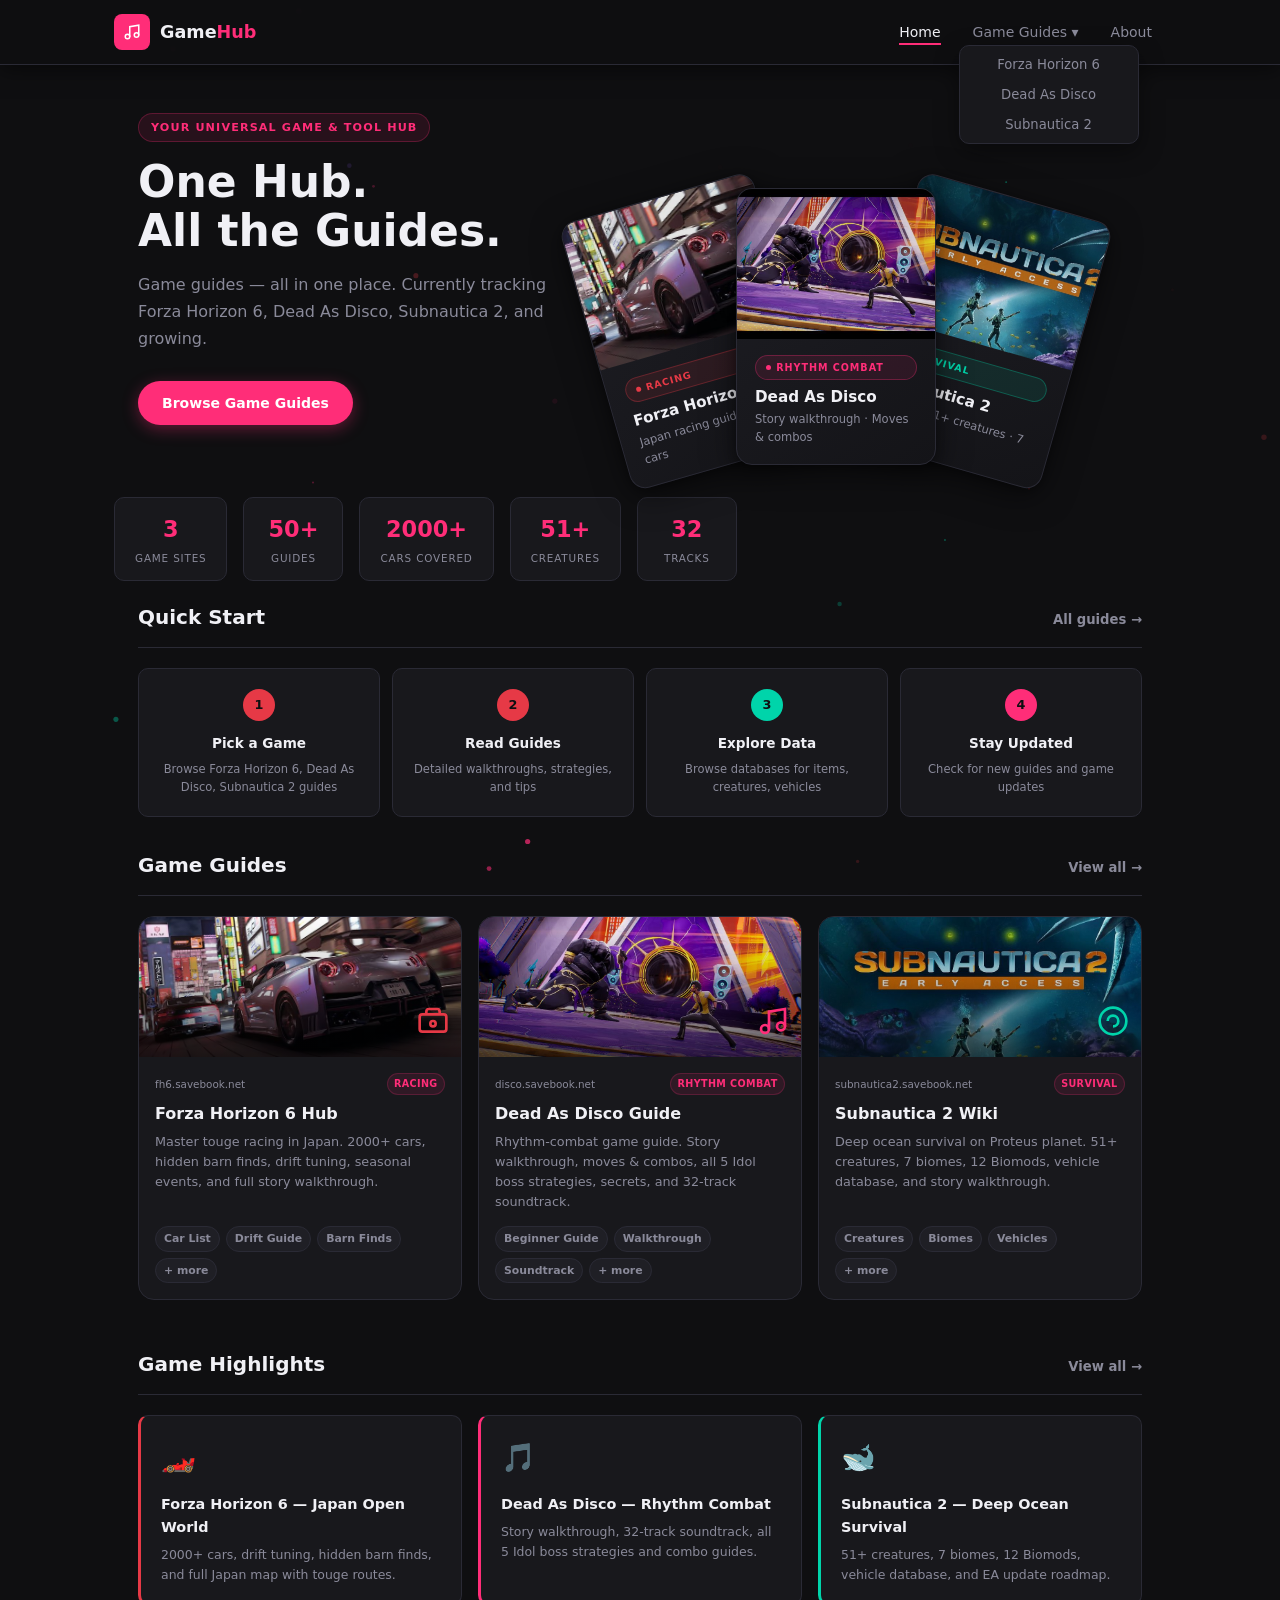
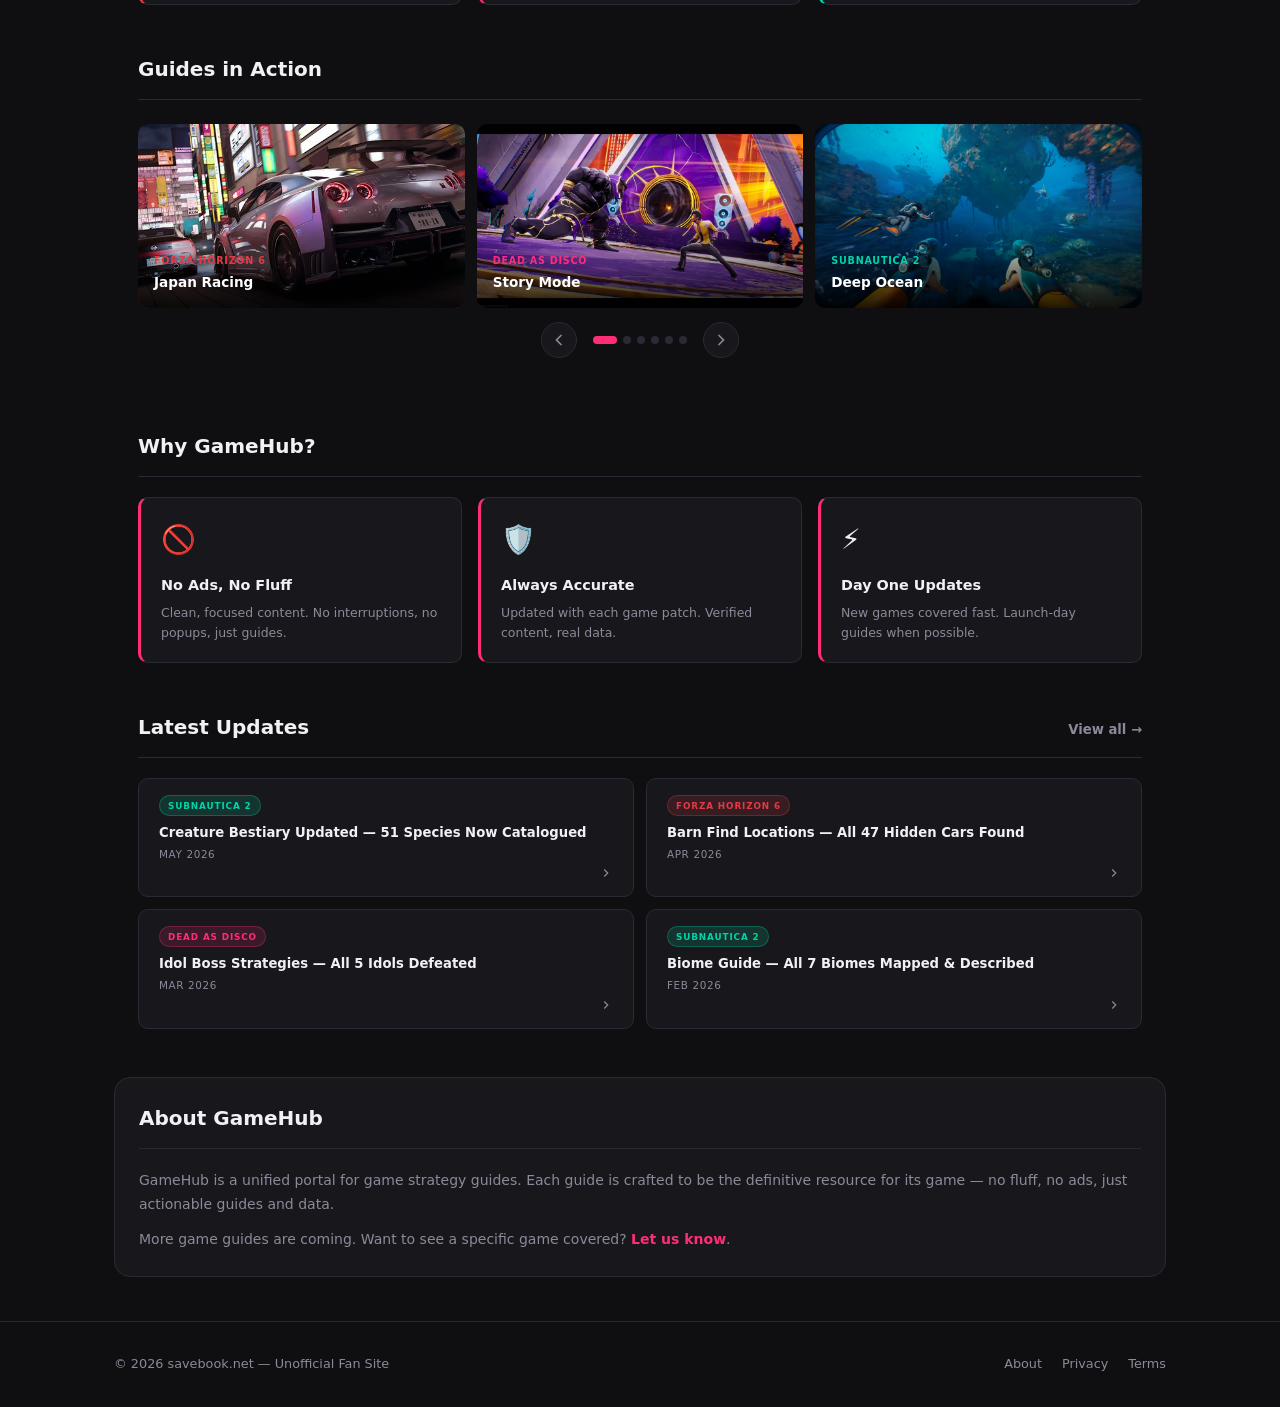
<file: index.html>
<!DOCTYPE html>
<html lang="en">
<head>
  <meta charset="UTF-8">
  <meta name="viewport" content="width=device-width, initial-scale=1.0">
  <title>GameHub</title>
  <meta name="description" content="Unified hub for game guides. Explore Forza Horizon 6, Dead As Disco.">
  <meta name="keywords" content="game guides, Forza Horizon 6, Dead As Disco, gaming guides, walkthrough, cheats">
  <meta name="author" content="GameHub">
  <meta name="robots" content="index, follow">
  <meta property="og:title" content="GameHub - Unified Game Guides">
  <meta property="og:description" content="Unified hub for game strategy guides. Explore Forza Horizon 6, Dead As Disco.">
  <meta property="og:type" content="website">
  <link rel="canonical" href="https://twinstiger.github.io/hub/">
  <link rel="icon" type="image/svg+xml" href="favicon.svg">
  <link rel="stylesheet" href="css/style.css">
  <script async src="https://pagead2.googlesyndication.com/pagead/js/adsbygoogle.js?client=ca-pub-9420599375364457" crossorigin="anonymous"></script>
</head>
<body>
  <canvas id="particles-canvas"></canvas>
  <header class="header">
    <div class="header-inner">
      <a href="index.html" class="logo">
        <div class="logo-icon">
          <svg width="18" height="18" viewBox="0 0 24 24" fill="none"><path d="M9 18V5l12-2v13" stroke="#fff" stroke-width="2" stroke-linecap="round"/><circle cx="6" cy="18" r="3" stroke="#fff" stroke-width="2"/><circle cx="18" cy="16" r="3" stroke="#fff" stroke-width="2"/></svg>
        </div>
        <span class="logo-name">Game<span>Hub</span></span>
      </a>
      <nav class="nav-desktop">
        <ul>
          <li><a href="index.html" class="active">Home</a></li>
          <li><a href="games/index.html">Game Guides ▾</a>
            <ul class="dropdown">
              <li><a href="https://fh6.savebook.net" target="_blank" rel="noopener noreferrer">Forza Horizon 6</a></li>
              <li><a href="https://disco.savebook.net" target="_blank" rel="noopener noreferrer">Dead As Disco</a></li>
              <li><a href="https://subnautica2.savebook.net" target="_blank" rel="noopener noreferrer">Subnautica 2</a></li>
            </ul>
          </li>
          
          <li><a href="about.html">About</a></li>
        </ul>
      </nav>
      <button class="hamburger" aria-label="Menu"><span></span><span></span><span></span></button>
    </div>
  </header>

  <main class="main-content">
    <div class="container">

      <!-- Hero -->
      <section class="hub-hero">
        <div class="hero-left">
          <div class="hero-badge">Your Universal Game & Tool Hub</div>
          <h1 class="hero-title">One Hub.<br>All the Guides.</h1>
          <p class="hero-sub">Game guides — all in one place. Currently tracking Forza Horizon 6, Dead As Disco, Subnautica 2, and growing.</p>
          <div class="hero-actions">
            <a href="games/index.html" class="btn-primary">Browse Game Guides</a>
          </div>
        </div>
        <div class="hero-right">
          <div class="hero-fan">
            <a href="https://fh6.savebook.net" target="_blank" rel="noopener noreferrer" class="fan-card fan-card--1">
              <img src="images/city.jpg" alt="FH6 Japan" class="hc-img" loading="lazy">
              <div class="hc-body"><div class="hc-tag">Racing</div><div class="hc-title">Forza Horizon 6</div><div class="hc-desc">Japan racing guide · 2000+ cars</div></div>
            </a>
            <a href="https://disco.savebook.net" target="_blank" rel="noopener noreferrer" class="fan-card fan-card--2">
              <img src="images/story-screenshot.jpg" alt="Dead As Disco" class="hc-img" loading="lazy">
              <div class="hc-body"><div class="hc-tag">Rhythm Combat</div><div class="hc-title">Dead As Disco</div><div class="hc-desc">Story walkthrough · Moves &amp; combos</div></div>
            </a>
            <a href="https://subnautica2.savebook.net" target="_blank" rel="noopener noreferrer" class="fan-card fan-card--3">
              <img src="images/subnautica2-hero.jpg" alt="Subnautica 2" class="hc-img" loading="lazy">
              <div class="hc-body"><div class="hc-tag">Survival</div><div class="hc-title">Subnautica 2</div><div class="hc-desc">EA wiki · 51+ creatures · 7 biomes</div></div>
            </a>
        </div>
      </section>

      <!-- Hub Stats Row -->
      <div class="wiki-hero-stats">
        <div class="wiki-stat">
          <div class="wiki-stat-num">3</div>
          <div class="wiki-stat-label">Game Sites</div>
        </div>
        <div class="wiki-stat">
          <div class="wiki-stat-num">50+</div>
          <div class="wiki-stat-label">Guides</div>
        </div>
        <div class="wiki-stat">
          <div class="wiki-stat-num">2000+</div>
          <div class="wiki-stat-label">Cars Covered</div>
        </div>
        <div class="wiki-stat">
          <div class="wiki-stat-num">51+</div>
          <div class="wiki-stat-label">Creatures</div>
        </div>
        <div class="wiki-stat">
          <div class="wiki-stat-num">32</div>
          <div class="wiki-stat-label">Tracks</div>
        </div>
      </div>

      <!-- Quick Start Flow -->
      <section class="hub-section" style="padding-bottom:2rem">
        <div class="section-header">
          <h2 class="section-title">Quick Start</h2>
          <a href="games/index.html" class="section-more">All guides →</a>
        </div>
        <div class="wiki-flow">
          <a href="games/index.html" class="wiki-flow-step wiki-flow-step--fh6">
            <div class="wiki-flow-num">1</div>
            <div class="wiki-flow-title">Pick a Game</div>
            <div class="wiki-flow-desc">Browse Forza Horizon 6, Dead As Disco, Subnautica 2 guides</div>
          </a>
          <a href="https://fh6.savebook.net/pages/guides/track-guide.html" target="_blank" rel="noopener noreferrer" class="wiki-flow-step wiki-flow-step--fh6">
            <div class="wiki-flow-num">2</div>
            <div class="wiki-flow-title">Read Guides</div>
            <div class="wiki-flow-desc">Detailed walkthroughs, strategies, and tips</div>
          </a>
          <a href="https://subnautica2.savebook.net/pages/guides/item-database.html" target="_blank" rel="noopener noreferrer" class="wiki-flow-step wiki-flow-step--s2">
            <div class="wiki-flow-num">3</div>
            <div class="wiki-flow-title">Explore Data</div>
            <div class="wiki-flow-desc">Browse databases for items, creatures, vehicles</div>
          </a>
          <a href="about.html" class="wiki-flow-step wiki-flow-step--dad">
            <div class="wiki-flow-num">4</div>
            <div class="wiki-flow-title">Stay Updated</div>
            <div class="wiki-flow-desc">Check for new guides and game updates</div>
          </a>
        </div>
      </section>

      <!-- Game Guide Sites -->
      <section class="hub-section">
        <div class="section-header">
          <h2 class="section-title">Game Guides</h2>
          <a href="games/index.html" class="section-more">View all →</a>
        </div>
        <div class="game-grid">

          <a href="https://fh6.savebook.net" target="_blank" rel="noopener noreferrer" class="game-card">
            <div class="gc-visual gc-visual--fh6">
              <img src="images/city.jpg" alt="Forza Horizon 6 Japan" class="gc-bg-img" loading="lazy">
              <div class="gc-overlay"></div>
              <div class="gc-logo">
                <svg width="32" height="32" viewBox="0 0 24 24" fill="none"><rect x="2" y="7" width="20" height="13" rx="2" stroke="#e63946" stroke-width="2"/><path d="M7 7V5a2 2 0 012-2h6a2 2 0 012 2v2" stroke="#e63946" stroke-width="2"/><circle cx="12" cy="14" r="2" stroke="#e63946" stroke-width="2"/></svg>
              </div>
            </div>
            <div class="gc-body">
              <div class="gc-top">
                <span class="gc-site">fh6.savebook.net</span>
                <span class="gc-badge">Racing</span>
              </div>
              <h3 class="gc-title">Forza Horizon 6 Hub</h3>
              <p class="gc-desc">Master touge racing in Japan. 2000+ cars, hidden barn finds, drift tuning, seasonal events, and full story walkthrough.</p>
              <div class="gc-links">
                <span class="gc-link-item">Car List</span>
                <span class="gc-link-item">Drift Guide</span>
                <span class="gc-link-item">Barn Finds</span>
                <span class="gc-link-item">+ more</span>
              </div>
            </div>
          </a>

          <a href="https://disco.savebook.net" target="_blank" rel="noopener noreferrer" class="game-card">
            <div class="gc-visual gc-visual--dad">
              <img src="images/story-screenshot.jpg" alt="Dead As Disco" class="gc-bg-img" loading="lazy">
              <div class="gc-overlay"></div>
              <div class="gc-logo">
                <svg width="32" height="32" viewBox="0 0 24 24" fill="none"><path d="M9 18V5l12-2v13" stroke="#ff2d78" stroke-width="2" stroke-linecap="round"/><circle cx="6" cy="18" r="3" stroke="#ff2d78" stroke-width="2"/><circle cx="18" cy="16" r="3" stroke="#ff2d78" stroke-width="2"/></svg>
              </div>
            </div>
            <div class="gc-body">
              <div class="gc-top">
                <span class="gc-site">disco.savebook.net</span>
                <span class="gc-badge">Rhythm Combat</span>
              </div>
              <h3 class="gc-title">Dead As Disco Guide</h3>
              <p class="gc-desc">Rhythm-combat game guide. Story walkthrough, moves &amp; combos, all 5 Idol boss strategies, secrets, and 32-track soundtrack.</p>
              <div class="gc-links">
                <span class="gc-link-item">Beginner Guide</span>
                <span class="gc-link-item">Walkthrough</span>
                <span class="gc-link-item">Soundtrack</span>
                <span class="gc-link-item">+ more</span>
              </div>
            </div>
          </a>

          <a href="https://subnautica2.savebook.net" target="_blank" rel="noopener noreferrer" class="game-card">
            <div class="gc-visual gc-visual--s2">
              <img src="images/subnautica2-hero.jpg" alt="Subnautica 2" class="gc-bg-img" loading="lazy">
              <div class="gc-overlay"></div>
              <div class="gc-logo">
                <svg width="32" height="32" viewBox="0 0 24 24" fill="none"><circle cx="12" cy="12" r="10" stroke="#00d4aa" stroke-width="2"/><path d="M8 12c0-2.2 1.8-4 4-4s4 1.8 4 4-1.8 4-4 4" stroke="#00d4aa" stroke-width="2"/></svg>
              </div>
            </div>
            <div class="gc-body">
              <div class="gc-top">
                <span class="gc-site">subnautica2.savebook.net</span>
                <span class="gc-badge gc-badge--s2">Survival</span>
              </div>
              <h3 class="gc-title">Subnautica 2 Wiki</h3>
              <p class="gc-desc">Deep ocean survival on Proteus planet. 51+ creatures, 7 biomes, 12 Biomods, vehicle database, and story walkthrough.</p>
              <div class="gc-links">
                <span class="gc-link-item">Creatures</span>
                <span class="gc-link-item">Biomes</span>
                <span class="gc-link-item">Vehicles</span>
                <span class="gc-link-item">+ more</span>
              </div>
            </div>
          </a>

        </div>
      </section>


      <!-- Game Highlights (info-card grid) -->
      <section class="hub-section">
        <div class="section-header">
          <h2 class="section-title">Game Highlights</h2>
          <a href="games/index.html" class="section-more">View all →</a>
        </div>
        <div class="info-grid">
          <a href="https://fh6.savebook.net/pages/guides/track-guide.html" target="_blank" rel="noopener noreferrer" class="info-card info-card--fh6">
            <div class="info-card__icon">🏎️</div>
            <div class="info-card__title">Forza Horizon 6 — Japan Open World</div>
            <div class="info-card__desc">2000+ cars, drift tuning, hidden barn finds, and full Japan map with touge routes.</div>
          </a>
          <a href="https://disco.savebook.net/pages/guides/walkthrough.html" target="_blank" rel="noopener noreferrer" class="info-card info-card--dad">
            <div class="info-card__icon">🎵</div>
            <div class="info-card__title">Dead As Disco — Rhythm Combat</div>
            <div class="info-card__desc">Story walkthrough, 32-track soundtrack, all 5 Idol boss strategies and combo guides.</div>
          </a>
          <a href="https://subnautica2.savebook.net/pages/guides/biome-guide.html" target="_blank" rel="noopener noreferrer" class="info-card info-card--s2">
            <div class="info-card__icon">🐋</div>
            <div class="info-card__title">Subnautica 2 — Deep Ocean Survival</div>
            <div class="info-card__desc">51+ creatures, 7 biomes, 12 Biomods, vehicle database, and EA update roadmap.</div>
          </a>
        </div>
      </section>


      <!-- Image Gallery - Unified Carousel -->
      <section class="hub-section">
        <div class="section-header">
          <h2 class="section-title">Guides in Action</h2>
        </div>
        <div class="unified-carousel">
          <div class="carousel-track" id="carousel-track">
            <div class="carousel-item" data-game="fh6">
              <a href="https://fh6.savebook.net/pages/guides/track-guide.html" target="_blank" rel="noopener noreferrer">
                <img src="images/city.jpg" alt="Forza Horizon 6 Japan" loading="lazy">
                <div class="carousel-caption">
                  <span class="carousel-game-label" style="--game-color:#e63946">Forza Horizon 6</span>
                  Japan Racing
                </div>
              </a>
            </div>
            <div class="carousel-item" data-game="disco">
              <a href="https://disco.savebook.net/pages/guides/walkthrough.html" target="_blank" rel="noopener noreferrer">
                <img src="images/story-screenshot.jpg" alt="Dead As Disco Story" loading="lazy">
                <div class="carousel-caption">
                  <span class="carousel-game-label" style="--game-color:#ff2d78">Dead As Disco</span>
                  Story Mode
                </div>
              </a>
            </div>
            <div class="carousel-item" data-game="s2">
              <a href="https://subnautica2.savebook.net/pages/guides/biome-guide.html" target="_blank" rel="noopener noreferrer">
                <img src="images/subnautica2-ss1.jpg" alt="Subnautica 2 Deep Ocean" loading="lazy">
                <div class="carousel-caption">
                  <span class="carousel-game-label" style="--game-color:#00d4aa">Subnautica 2</span>
                  Deep Ocean
                </div>
              </a>
            </div>
            <div class="carousel-item" data-game="fh6">
              <a href="https://fh6.savebook.net/pages/guides/track-guide.html" target="_blank" rel="noopener noreferrer">
                <img src="images/shanlu.jpg" alt="Forza Horizon 6 Touge Roads" loading="lazy">
                <div class="carousel-caption">
                  <span class="carousel-game-label" style="--game-color:#e63946">Forza Horizon 6</span>
                  Touge Roads
                </div>
              </a>
            </div>
            <div class="carousel-item" data-game="disco">
              <a href="https://disco.savebook.net/pages/guides/characters.html" target="_blank" rel="noopener noreferrer">
                <img src="images/char-select.jpg" alt="Dead As Disco Characters" loading="lazy">
                <div class="carousel-caption">
                  <span class="carousel-game-label" style="--game-color:#ff2d78">Dead As Disco</span>
                  Characters &amp; Bosses
                </div>
              </a>
            </div>
            <div class="carousel-item" data-game="s2">
              <a href="https://subnautica2.savebook.net/pages/guides/creature-bestiary.html" target="_blank" rel="noopener noreferrer">
                <img src="images/subnautica2-ss2.jpg" alt="Subnautica 2 Creatures" loading="lazy">
                <div class="carousel-caption">
                  <span class="carousel-game-label" style="--game-color:#00d4aa">Subnautica 2</span>
                  51+ Creatures
                </div>
              </a>
            </div>
          </div>
          <div class="carousel-controls">
            <button class="carousel-btn carousel-prev" id="carousel-prev" aria-label="Previous">
              <svg width="20" height="20" viewBox="0 0 24 24" fill="none" stroke="currentColor" stroke-width="2"><path d="M15 18l-6-6 6-6"/></svg>
            </button>
            <div class="carousel-dots" id="carousel-dots"></div>
            <button class="carousel-btn carousel-next" id="carousel-next" aria-label="Next">
              <svg width="20" height="20" viewBox="0 0 24 24" fill="none" stroke="currentColor" stroke-width="2"><path d="M9 18l6-6-6-6"/></svg>
            </button>
          </div>
        </div>
      </section>

      <!-- Hub Benefits (info-card variant) -->
      <section class="hub-section">
        <div class="section-header">
          <h2 class="section-title">Why GameHub?</h2>
        </div>
        <div class="info-grid">
          <div class="info-card">
            <div class="info-card__icon">🚫</div>
            <div class="info-card__title">No Ads, No Fluff</div>
            <div class="info-card__desc">Clean, focused content. No interruptions, no popups, just guides.</div>
          </div>
          <div class="info-card">
            <div class="info-card__icon">🛡️</div>
            <div class="info-card__title">Always Accurate</div>
            <div class="info-card__desc">Updated with each game patch. Verified content, real data.</div>
          </div>
          <div class="info-card">
            <div class="info-card__icon">⚡</div>
            <div class="info-card__title">Day One Updates</div>
            <div class="info-card__desc">New games covered fast. Launch-day guides when possible.</div>
          </div>
        </div>
      </section>

      <!-- Latest Updates (wiki-news cards) -->
      <section class="hub-section">
        <div class="section-header">
          <h2 class="section-title">Latest Updates</h2>
          <a href="about.html" class="section-more">View all →</a>
        </div>
        <div class="wiki-news-grid">
          <a href="https://subnautica2.savebook.net/pages/guides/creature-bestiary.html" target="_blank" rel="noopener noreferrer" class="wiki-news-card">
            <span class="wiki-news-game wiki-news-game--s2">Subnautica 2</span>
            <div class="wiki-news-title">Creature Bestiary Updated — 51 Species Now Catalogued</div>
            <span class="wiki-news-date">May 2026</span>
            <svg class="wiki-news-arrow" width="14" height="14" viewBox="0 0 24 24" fill="none" stroke="currentColor" stroke-width="2"><path d="M9 18l6-6-6-6"/></svg>
          </a>
          <a href="https://fh6.savebook.net/pages/guides/track-guide.html" target="_blank" rel="noopener noreferrer" class="wiki-news-card">
            <span class="wiki-news-game wiki-news-game--fh6">Forza Horizon 6</span>
            <div class="wiki-news-title">Barn Find Locations — All 47 Hidden Cars Found</div>
            <span class="wiki-news-date">Apr 2026</span>
            <svg class="wiki-news-arrow" width="14" height="14" viewBox="0 0 24 24" fill="none" stroke="currentColor" stroke-width="2"><path d="M9 18l6-6-6-6"/></svg>
          </a>
          <a href="https://disco.savebook.net/pages/guides/characters.html" target="_blank" rel="noopener noreferrer" class="wiki-news-card">
            <span class="wiki-news-game wiki-news-game--dad">Dead As Disco</span>
            <div class="wiki-news-title">Idol Boss Strategies — All 5 Idols Defeated</div>
            <span class="wiki-news-date">Mar 2026</span>
            <svg class="wiki-news-arrow" width="14" height="14" viewBox="0 0 24 24" fill="none" stroke="currentColor" stroke-width="2"><path d="M9 18l6-6-6-6"/></svg>
          </a>
          <a href="https://subnautica2.savebook.net/pages/guides/biome-guide.html" target="_blank" rel="noopener noreferrer" class="wiki-news-card">
            <span class="wiki-news-game wiki-news-game--s2">Subnautica 2</span>
            <div class="wiki-news-title">Biome Guide — All 7 Biomes Mapped & Described</div>
            <span class="wiki-news-date">Feb 2026</span>
            <svg class="wiki-news-arrow" width="14" height="14" viewBox="0 0 24 24" fill="none" stroke="currentColor" stroke-width="2"><path d="M9 18l6-6-6-6"/></svg>
          </a>
        </div>
      </section>

      <!-- About -->
      <section class="hub-section hub-about">
        <div class="section-header">
          <h2 class="section-title">About GameHub</h2>
        </div>
        <div class="about-body">
          <p>GameHub is a unified portal for game strategy guides. Each guide is crafted to be the definitive resource for its game — no fluff, no ads, just actionable guides and data.</p>
          <p>More game guides are coming. Want to see a specific game covered? <a href="mailto:shuanghuz1@gmail.com">Let us know</a>.</p>
        </div>
      </section>

    </div>
  </main>

  <footer class="footer">
    <div class="container">
      <div class="footer-bottom">
        <span class="footer-copy">© 2026 savebook.net — Unofficial Fan Site</span>
        <div class="footer-legal">
          <a href="about.html">About</a>
          <a href="privacy.html">Privacy</a>
          <a href="terms.html">Terms</a>
        </div>
      </div>
    </div>
  </footer>

  <script src="js/header.js"></script>
</body>
</html>
</file>
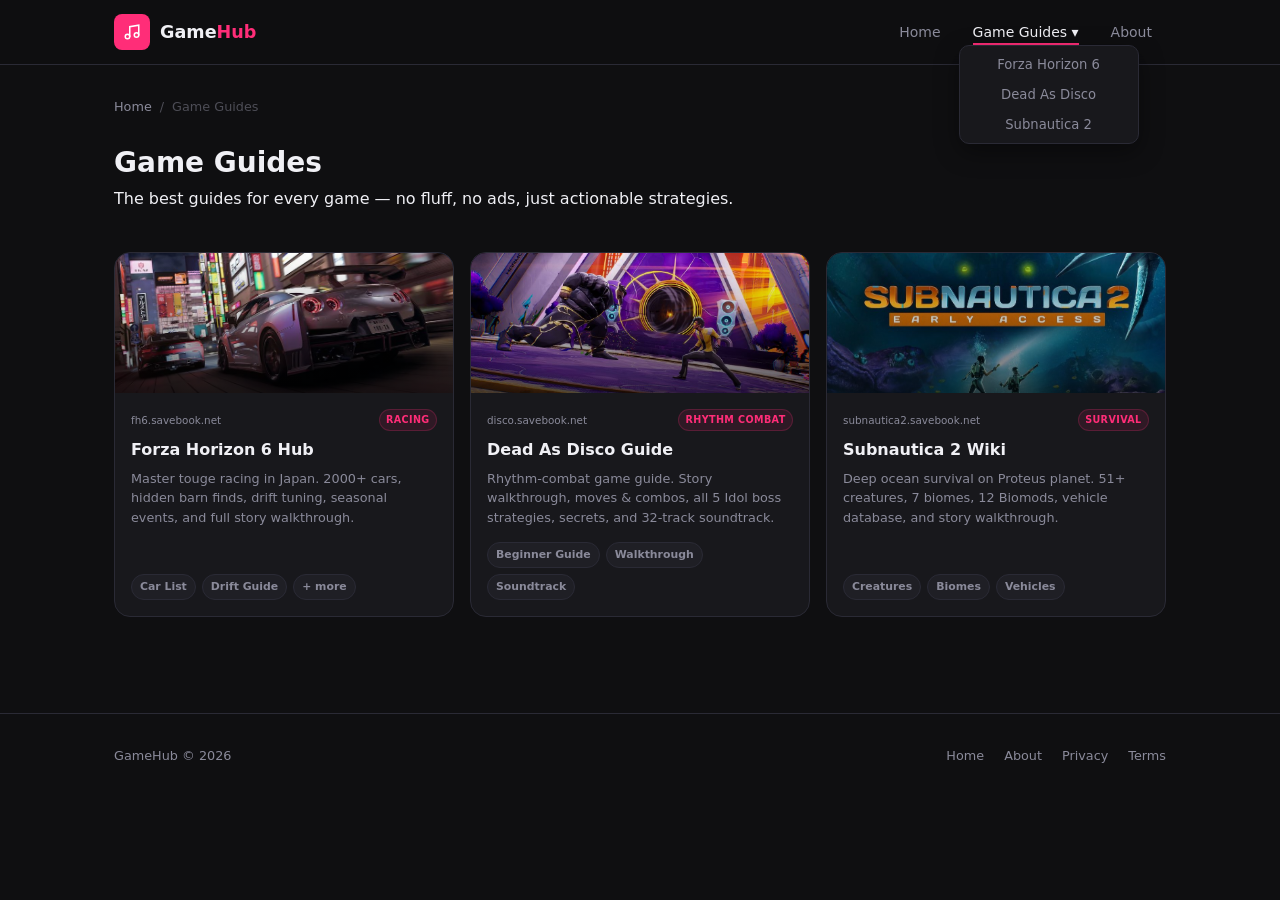
<file: games/index.html>
<!DOCTYPE html>
<html lang="en">
<head>
  <meta charset="UTF-8">
  <meta name="viewport" content="width=device-width, initial-scale=1.0">
  <title>Game Guides — GameHub</title>
  <meta name="description" content="Browse all game guides on GameHub — Forza Horizon 6, Dead As Disco, and more.">
  <meta name="keywords" content="game guides, Forza Horizon 6, Dead As Disco, walkthrough, cheats, gaming">
  <meta name="author" content="GameHub">
  <meta name="robots" content="index, follow">
  <meta property="og:title" content="Game Guides — GameHub">
  <meta property="og:description" content="Browse all game guides on GameHub.">
  <meta property="og:type" content="website">
  <link rel="canonical" href="https://twinstiger.github.io/hub/games/index.html">
  <link rel="icon" type="image/svg+xml" href="../favicon.svg">
  <link rel="stylesheet" href="../css/style.css">
  <script async src="https://pagead2.googlesyndication.com/pagead/js/adsbygoogle.js?client=ca-pub-9420599375364457" crossorigin="anonymous"></script>
</head>
<body>
  <header class="header">
    <div class="header-inner">
      <a href="../index.html" class="logo">
        <div class="logo-icon">
          <svg width="18" height="18" viewBox="0 0 24 24" fill="none"><path d="M9 18V5l12-2v13" stroke="#fff" stroke-width="2" stroke-linecap="round"/><circle cx="6" cy="18" r="3" stroke="#fff" stroke-width="2"/><circle cx="18" cy="16" r="3" stroke="#fff" stroke-width="2"/></svg>
        </div>
        <span class="logo-name">Game<span>Hub</span></span>
      </a>
      <nav class="nav-desktop">
        <ul>
          <li><a href="../index.html">Home</a></li>
          <li><a href="index.html" class="active">Game Guides ▾</a>
            <ul class="dropdown">
              <li><a href="https://fh6.savebook.net" target="_blank" rel="noopener noreferrer">Forza Horizon 6</a></li>
              <li><a href="https://disco.savebook.net" target="_blank" rel="noopener noreferrer">Dead As Disco</a></li>
              <li><a href="https://subnautica2.savebook.net" target="_blank" rel="noopener noreferrer">Subnautica 2</a></li>
            </ul>
          </li>
          <li><a href="../about.html">About</a></li>
        </ul>
      </nav>
      <button class="hamburger" aria-label="Menu"><span></span><span></span><span></span></button>
    </div>
  </header>
  <main class="main-content">
    <div class="container" style="max-width:1100px;padding:2rem 1.5rem">
      <div class="breadcrumb"><a href="../index.html">Home</a> <span>/</span> <span>Game Guides</span></div>
      <div class="tool-page-header">
        <h1 class="tool-page-title">Game Guides</h1>
        <p class="lead">The best guides for every game — no fluff, no ads, just actionable strategies.</p>
      </div>
      <div class="game-grid">
        <a href="https://fh6.savebook.net" target="_blank" rel="noopener noreferrer" class="game-card">
          <div class="gc-visual gc-visual--fh6"><img src="../images/city.jpg" alt="Forza Horizon 6 Japan" class="gc-bg-img" loading="lazy"><div class="gc-overlay"></div></div>
          <div class="gc-body">
            <div class="gc-top"><span class="gc-site">fh6.savebook.net</span><span class="gc-badge">Racing</span></div>
            <h3 class="gc-title">Forza Horizon 6 Hub</h3>
            <p class="gc-desc">Master touge racing in Japan. 2000+ cars, hidden barn finds, drift tuning, seasonal events, and full story walkthrough.</p>
            <div class="gc-links"><span class="gc-link-item">Car List</span><span class="gc-link-item">Drift Guide</span><span class="gc-link-item">+ more</span></div>
          </div>
        </a>
        <a href="https://disco.savebook.net" target="_blank" rel="noopener noreferrer" class="game-card">
          <div class="gc-visual gc-visual--dad"><img src="../images/story-screenshot.jpg" alt="Dead As Disco" class="gc-bg-img" loading="lazy"><div class="gc-overlay"></div></div>
          <div class="gc-body">
            <div class="gc-top"><span class="gc-site">disco.savebook.net</span><span class="gc-badge">Rhythm Combat</span></div>
            <h3 class="gc-title">Dead As Disco Guide</h3>
            <p class="gc-desc">Rhythm-combat game guide. Story walkthrough, moves &amp; combos, all 5 Idol boss strategies, secrets, and 32-track soundtrack.</p>
            <div class="gc-links"><span class="gc-link-item">Beginner Guide</span><span class="gc-link-item">Walkthrough</span><span class="gc-link-item">Soundtrack</span></div>
          </div>
        </a>
        <a href="https://subnautica2.savebook.net" target="_blank" rel="noopener noreferrer" class="game-card">
          <div class="gc-visual gc-visual--s2"><img src="../images/subnautica2-hero.jpg" alt="Subnautica 2" class="gc-bg-img" loading="lazy"><div class="gc-overlay"></div></div>
          <div class="gc-body">
            <div class="gc-top"><span class="gc-site">subnautica2.savebook.net</span><span class="gc-badge gc-badge--s2">Survival</span></div>
            <h3 class="gc-title">Subnautica 2 Wiki</h3>
            <p class="gc-desc">Deep ocean survival on Proteus planet. 51+ creatures, 7 biomes, 12 Biomods, vehicle database, and story walkthrough.</p>
            <div class="gc-links"><span class="gc-link-item">Creatures</span><span class="gc-link-item">Biomes</span><span class="gc-link-item">Vehicles</span></div>
          </div>
        </a>
      </div>
    </div>
  </main>
  <footer class="footer">
    <div class="container"><div class="footer-bottom"><span class="footer-copy">GameHub &copy; 2026</span><div class="footer-legal"><a href="../index.html">Home</a><a href="../about.html">About</a><a href="../privacy.html">Privacy</a><a href="../terms.html">Terms</a></div></div></div>
  </footer>
  <script src="../js/header.js"></script>
</body>
</html>
</file>
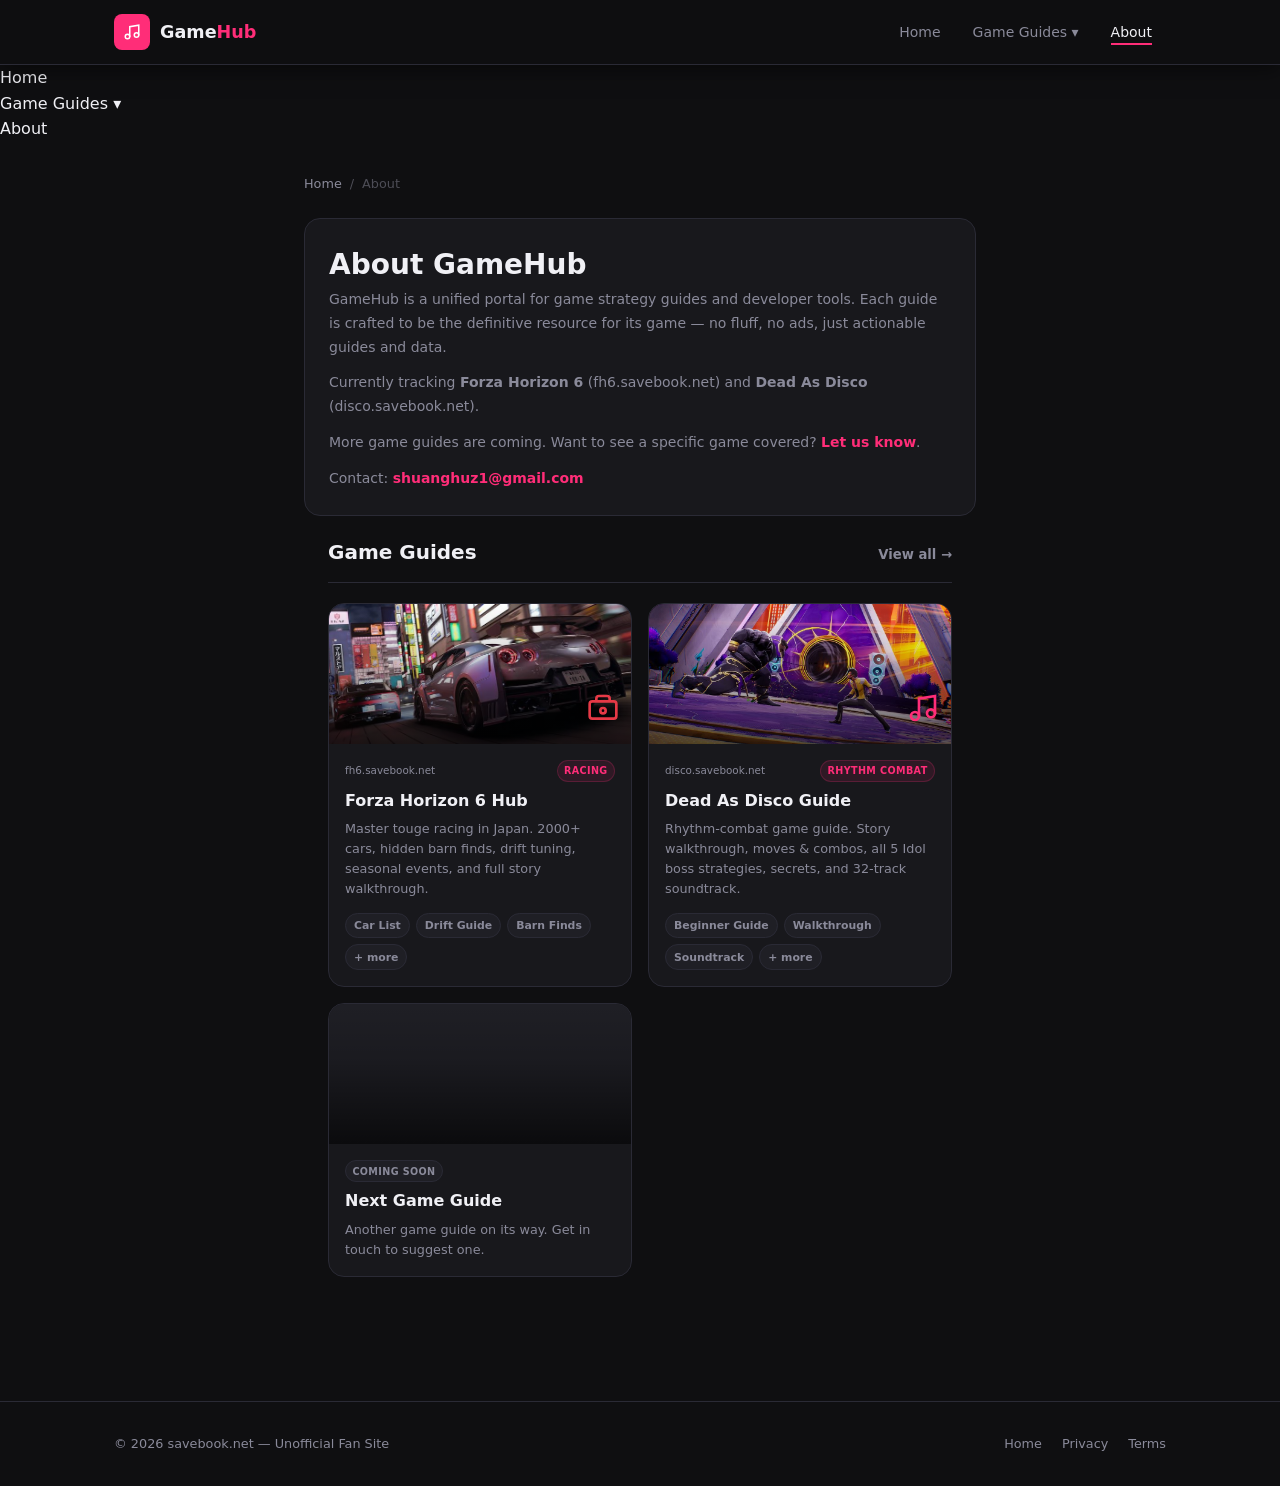
<file: about.html>
<!DOCTYPE html>
<html lang="en">
<head>
  <meta charset="UTF-8">
  <meta name="viewport" content="width=device-width, initial-scale=1.0">
  <title>About — GameHub</title>
  <meta name="description" content="Learn more about GameHub - unified portal for game strategy guides.">
  <meta name="keywords" content="game guides, About, Forza Horizon 6, Dead As Disco">
  <meta name="author" content="GameHub">
  <meta name="robots" content="index, follow">
  <meta property="og:title" content="About GameHub">
  <meta property="og:description" content="Learn more about GameHub - unified portal for game strategy guides.">
  <meta property="og:type" content="website">
  <link rel="canonical" href="https://twinstiger.github.io/hub/about.html">
  <link rel="icon" type="image/svg+xml" href="favicon.svg">
  <link rel="stylesheet" href="css/style.css">
  <script async src="https://pagead2.googlesyndication.com/pagead/js/adsbygoogle.js?client=ca-pub-9420599375364457" crossorigin="anonymous"></script>
</head>
<body>
  <header class="header">
    <div class="header-inner">
      <a href="index.html" class="logo">
        <div class="logo-icon">
          <svg width="18" height="18" viewBox="0 0 24 24" fill="none"><path d="M9 18V5l12-2v13" stroke="#fff" stroke-width="2" stroke-linecap="round"/><circle cx="6" cy="18" r="3" stroke="#fff" stroke-width="2"/><circle cx="18" cy="16" r="3" stroke="#fff" stroke-width="2"/></svg>
        </div>
        <span class="logo-name">Game<span>Hub</span></span>
      </a>
      <nav class="nav-desktop">
        <ul>
          <li><a href="index.html">Home</a></li>
          <li><a href="games/index.html">Game Guides ▾</a></li>
          
          <li><a href="about.html" class="active">About</a></li>
        </ul>
      </nav>
      <button class="hamburger" aria-label="Menu"><span></span><span></span><span></span></button>
    </div>
  </header>
  <nav class="nav-mobile">
    <ul>
      <li><a href="index.html">Home</a></li>
      <li class="mobile-dropdown">
        <a href="games/index.html">Game Guides ▾</a>
        <ul class="dropdown">
          <li><a href="https://fh6.savebook.net" target="_blank" rel="noopener noreferrer">Forza Horizon 6</a></li>
          <li><a href="https://disco.savebook.net" target="_blank" rel="noopener noreferrer">Dead As Disco</a></li>
        </ul>
      </li>
      <li><a href="about.html" class="active">About</a></li>
    </ul>
  </nav>

  <main class="main-content">
    <div class="container page-container">
      <div class="breadcrumb"><a href="index.html">Home</a> <span>/</span> <span>About</span></div>
      <div class="hub-about">
        <h1 class="tool-page-title">About GameHub</h1>
        <div class="about-body">
          <p>GameHub is a unified portal for game strategy guides and developer tools. Each guide is crafted to be the definitive resource for its game — no fluff, no ads, just actionable guides and data.</p>
          <p>Currently tracking <strong>Forza Horizon 6</strong> (fh6.savebook.net) and <strong>Dead As Disco</strong> (disco.savebook.net).</p>
          <p>More game guides are coming. Want to see a specific game covered? <a href="mailto:shuanghuz1@gmail.com">Let us know</a>.</p>
          <p>Contact: <a href="mailto:shuanghuz1@gmail.com">shuanghuz1@gmail.com</a></p>
        </div>
      </div>

      <!-- Game Guide Sites -->
      <section class="hub-section">
        <div class="section-header">
          <h2 class="section-title">Game Guides</h2>
          <a href="games/index.html" class="section-more">View all →</a>
        </div>
        <div class="game-grid">

          <a href="https://fh6.savebook.net" target="_blank" rel="noopener noreferrer" class="game-card">
            <div class="gc-visual gc-visual--fh6">
              <img src="images/city.jpg" alt="Forza Horizon 6 Japan" class="gc-bg-img" loading="lazy">
              <div class="gc-overlay"></div>
              <div class="gc-logo">
                <svg width="32" height="32" viewBox="0 0 24 24" fill="none"><rect x="2" y="7" width="20" height="13" rx="2" stroke="#e63946" stroke-width="2"/><path d="M7 7V5a2 2 0 012-2h6a2 2 0 012 2v2" stroke="#e63946" stroke-width="2"/><circle cx="12" cy="14" r="2" stroke="#e63946" stroke-width="2"/></svg>
              </div>
            </div>
            <div class="gc-body">
              <div class="gc-top">
                <span class="gc-site">fh6.savebook.net</span>
                <span class="gc-badge">Racing</span>
              </div>
              <h3 class="gc-title">Forza Horizon 6 Hub</h3>
              <p class="gc-desc">Master touge racing in Japan. 2000+ cars, hidden barn finds, drift tuning, seasonal events, and full story walkthrough.</p>
              <div class="gc-links">
                <span class="gc-link-item">Car List</span>
                <span class="gc-link-item">Drift Guide</span>
                <span class="gc-link-item">Barn Finds</span>
                <span class="gc-link-item">+ more</span>
              </div>
            </div>
          </a>

          <a href="https://disco.savebook.net" target="_blank" rel="noopener noreferrer" class="game-card">
            <div class="gc-visual gc-visual--dad">
              <img src="images/story-screenshot.jpg" alt="Dead As Disco" class="gc-bg-img" loading="lazy">
              <div class="gc-overlay"></div>
              <div class="gc-logo">
                <svg width="32" height="32" viewBox="0 0 24 24" fill="none"><path d="M9 18V5l12-2v13" stroke="#ff2d78" stroke-width="2" stroke-linecap="round"/><circle cx="6" cy="18" r="3" stroke="#ff2d78" stroke-width="2"/><circle cx="18" cy="16" r="3" stroke="#ff2d78" stroke-width="2"/></svg>
              </div>
            </div>
            <div class="gc-body">
              <div class="gc-top">
                <span class="gc-site">disco.savebook.net</span>
                <span class="gc-badge">Rhythm Combat</span>
              </div>
              <h3 class="gc-title">Dead As Disco Guide</h3>
              <p class="gc-desc">Rhythm-combat game guide. Story walkthrough, moves &amp; combos, all 5 Idol boss strategies, secrets, and 32-track soundtrack.</p>
              <div class="gc-links">
                <span class="gc-link-item">Beginner Guide</span>
                <span class="gc-link-item">Walkthrough</span>
                <span class="gc-link-item">Soundtrack</span>
                <span class="gc-link-item">+ more</span>
              </div>
            </div>
          </a>

          <div class="game-card game-card--placeholder">
            <div class="gc-visual gc-visual--empty"><div class="gc-overlay"></div></div>
            <div class="gc-body">
              <div class="gc-top"><span class="gc-badge gc-badge--soon">Coming Soon</span></div>
              <h3 class="gc-title">Next Game Guide</h3>
              <p class="gc-desc">Another game guide on its way. <a href="mailto:shuanghuz1@gmail.com">Get in touch</a> to suggest one.</p>
            </div>
          </div>

        </div>
      </section>
    </div>
  </main>
  <footer class="footer">
    <div class="container"><div class="footer-bottom"><span class="footer-copy">© 2026 savebook.net — Unofficial Fan Site</span><div class="footer-legal"><a href="index.html">Home</a><a href="privacy.html">Privacy</a><a href="terms.html">Terms</a></div></div></div>
  </footer>
  <script src="js/header.js"></script>
</body>
</html>
</file>
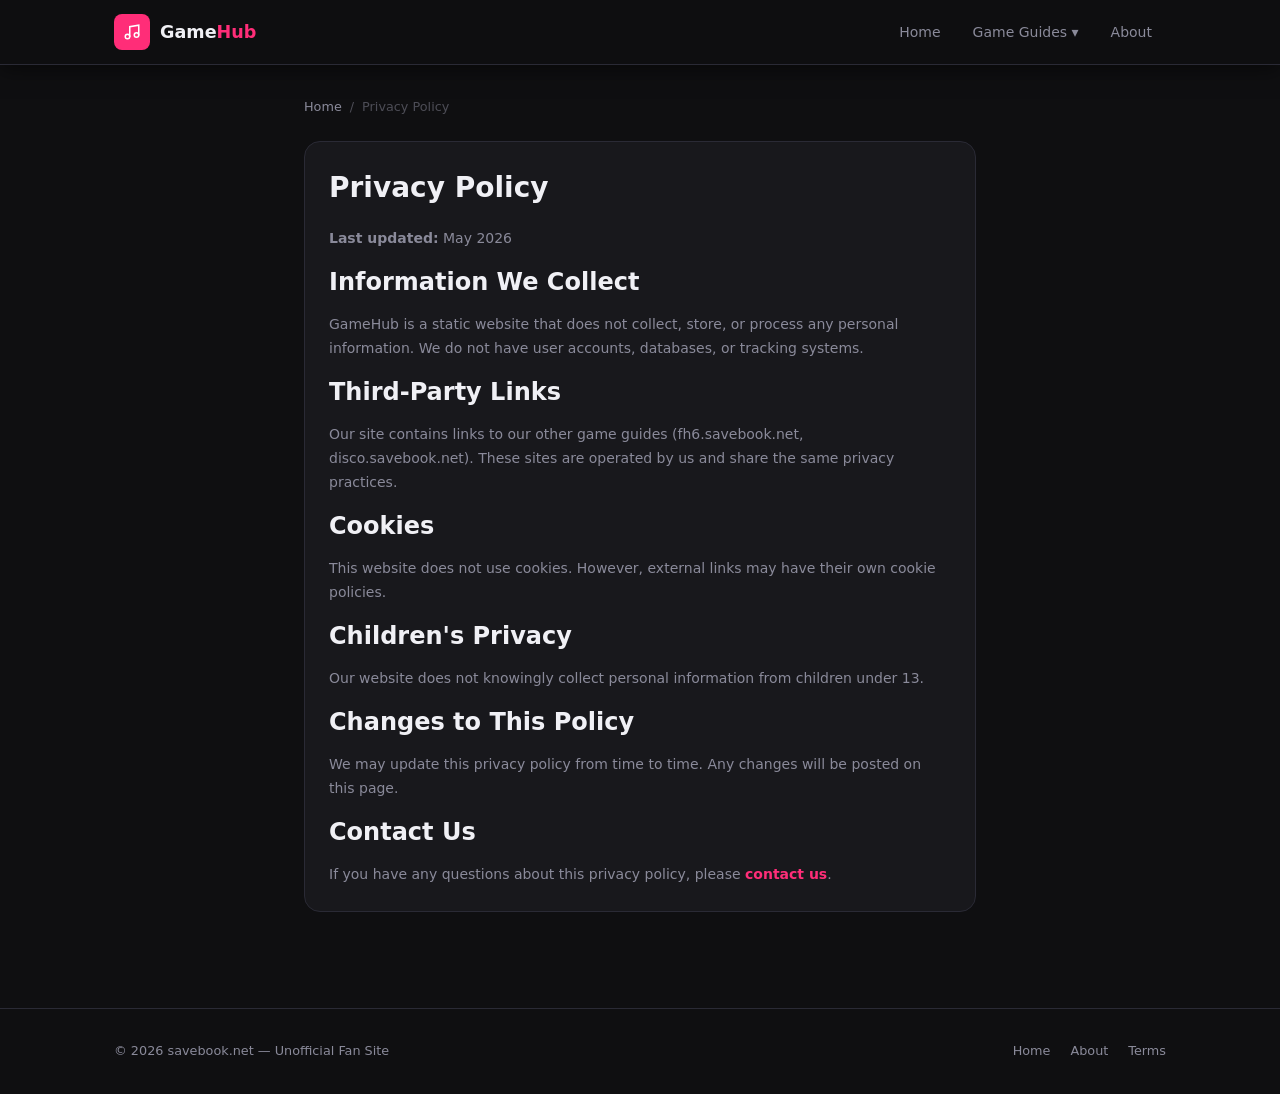
<file: privacy.html>
<!DOCTYPE html>
<html lang="en">
<head>
  <meta charset="UTF-8">
  <meta name="viewport" content="width=device-width, initial-scale=1.0">
  <title>Privacy Policy — GameHub</title>
  <meta name="description" content="GameHub Privacy Policy - Learn how we protect your privacy.">
  <meta name="robots" content="noindex, follow">
  <link rel="canonical" href="https://twinstiger.github.io/hub/privacy.html">
  <link rel="icon" type="image/svg+xml" href="favicon.svg">
  <link rel="stylesheet" href="css/style.css">
</head>
<body>
  <header class="header">
    <div class="header-inner">
      <a href="index.html" class="logo">
        <div class="logo-icon">
          <svg width="18" height="18" viewBox="0 0 24 24" fill="none"><path d="M9 18V5l12-2v13" stroke="#fff" stroke-width="2" stroke-linecap="round"/><circle cx="6" cy="18" r="3" stroke="#fff" stroke-width="2"/><circle cx="18" cy="16" r="3" stroke="#fff" stroke-width="2"/></svg>
        </div>
        <span class="logo-name">Game<span>Hub</span></span>
      </a>
      <nav class="nav-desktop">
        <ul>
          <li><a href="index.html">Home</a></li>
          <li><a href="games/index.html">Game Guides ▾</a></li>
          <li><a href="about.html">About</a></li>
        </ul>
      </nav>
      <button class="hamburger" aria-label="Menu"><span></span><span></span><span></span></button>
    </div>
  </header>
  <main class="main-content">
    <div class="container" style="max-width:720px;padding:2rem 1.5rem">
      <div class="breadcrumb"><a href="index.html">Home</a> <span>/</span> <span>Privacy Policy</span></div>
      <div class="hub-about">
        <h1 class="tool-page-title" style="margin-bottom:1rem">Privacy Policy</h1>
        <div class="about-body">
          <p><strong>Last updated:</strong> May 2026</p>

          <h2 id="information-we-collect">Information We Collect</h2>
          <p>GameHub is a static website that does not collect, store, or process any personal information. We do not have user accounts, databases, or tracking systems.</p>

          <h2 id="third-party-links">Third-Party Links</h2>
          <p>Our site contains links to our other game guides (fh6.savebook.net, disco.savebook.net). These sites are operated by us and share the same privacy practices.</p>

          <h2 id="cookies">Cookies</h2>
          <p>This website does not use cookies. However, external links may have their own cookie policies.</p>

          <h2 id="children">Children's Privacy</h2>
          <p>Our website does not knowingly collect personal information from children under 13.</p>

          <h2 id="changes-to-this-policy">Changes to This Policy</h2>
          <p>We may update this privacy policy from time to time. Any changes will be posted on this page.</p>

          <h2 id="contact-us">Contact Us</h2>
          <p>If you have any questions about this privacy policy, please <a href="mailto:shuanghuz1@gmail.com">contact us</a>.</p>
        </div>
      </div>
    </div>
  </main>
  <footer class="footer">
    <div class="container">
      <div class="footer-bottom">
        <span class="footer-copy">© 2026 savebook.net — Unofficial Fan Site</span>
        <div class="footer-legal">
          <a href="index.html">Home</a>
          <a href="about.html">About</a>
          <a href="terms.html">Terms</a>
        </div>
      </div>
    </div>
  </footer>
  <script src="js/header.js"></script>
</body>
</html>
</file>
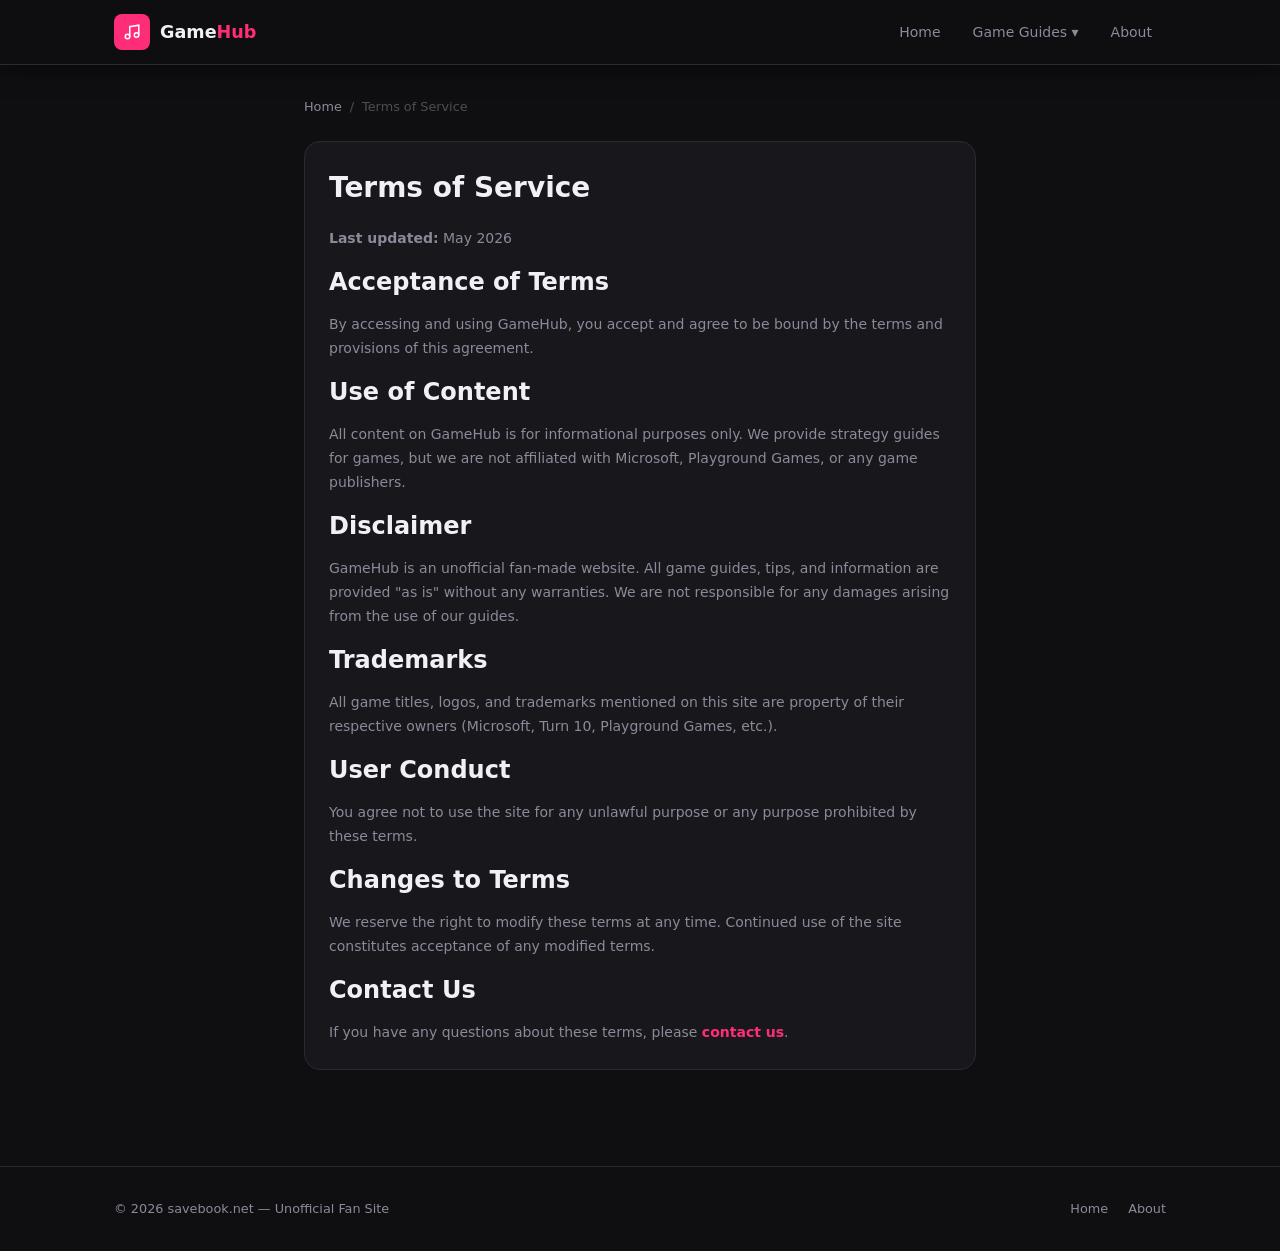
<file: terms.html>
<!DOCTYPE html>
<html lang="en">
<head>
  <meta charset="UTF-8">
  <meta name="viewport" content="width=device-width, initial-scale=1.0">
  <title>Terms of Service — GameHub</title>
  <meta name="description" content="GameHub Terms of Service - Terms and conditions for using our website.">
  <meta name="robots" content="noindex, follow">
  <link rel="canonical" href="https://twinstiger.github.io/hub/terms.html">
  <link rel="icon" type="image/svg+xml" href="favicon.svg">
  <link rel="stylesheet" href="css/style.css">
  <script async src="https://pagead2.googlesyndication.com/pagead/js/adsbygoogle.js?client=ca-pub-9420599375364457" crossorigin="anonymous"></script>
</head>
<body>
  <header class="header">
    <div class="header-inner">
      <a href="index.html" class="logo">
        <div class="logo-icon">
          <svg width="18" height="18" viewBox="0 0 24 24" fill="none"><path d="M9 18V5l12-2v13" stroke="#fff" stroke-width="2" stroke-linecap="round"/><circle cx="6" cy="18" r="3" stroke="#fff" stroke-width="2"/><circle cx="18" cy="16" r="3" stroke="#fff" stroke-width="2"/></svg>
        </div>
        <span class="logo-name">Game<span>Hub</span></span>
      </a>
      <nav class="nav-desktop">
        <ul>
          <li><a href="index.html">Home</a></li>
          <li><a href="games/index.html">Game Guides ▾</a></li>
          <li><a href="about.html">About</a></li>
        </ul>
      </nav>
      <button class="hamburger" aria-label="Menu"><span></span><span></span><span></span></button>
    </div>
  </header>
  <main class="main-content">
    <div class="container" style="max-width:720px;padding:2rem 1.5rem">
      <div class="breadcrumb"><a href="index.html">Home</a> <span>/</span> <span>Terms of Service</span></div>
      <div class="hub-about">
        <h1 class="tool-page-title" style="margin-bottom:1rem">Terms of Service</h1>
        <div class="about-body">
          <p><strong>Last updated:</strong> May 2026</p>

          <h2 id="acceptance-of-terms">Acceptance of Terms</h2>
          <p>By accessing and using GameHub, you accept and agree to be bound by the terms and provisions of this agreement.</p>

          <h2 id="use-of-content">Use of Content</h2>
          <p>All content on GameHub is for informational purposes only. We provide strategy guides for games, but we are not affiliated with Microsoft, Playground Games, or any game publishers.</p>

          <h2 id="disclaimer">Disclaimer</h2>
          <p>GameHub is an unofficial fan-made website. All game guides, tips, and information are provided "as is" without any warranties. We are not responsible for any damages arising from the use of our guides.</p>

          <h2 id="trademarks">Trademarks</h2>
          <p>All game titles, logos, and trademarks mentioned on this site are property of their respective owners (Microsoft, Turn 10, Playground Games, etc.).</p>

          <h2 id="user-conduct">User Conduct</h2>
          <p>You agree not to use the site for any unlawful purpose or any purpose prohibited by these terms.</p>

          <h2 id="changes-to-terms">Changes to Terms</h2>
          <p>We reserve the right to modify these terms at any time. Continued use of the site constitutes acceptance of any modified terms.</p>

          <h2 id="contact-us">Contact Us</h2>
          <p>If you have any questions about these terms, please <a href="mailto:shuanghuz1@gmail.com">contact us</a>.</p>
        </div>
      </div>
    </div>
  </main>
  <footer class="footer">
    <div class="container">
      <div class="footer-bottom">
        <span class="footer-copy">© 2026 savebook.net — Unofficial Fan Site</span>
        <div class="footer-legal">
          <a href="index.html">Home</a>
          <a href="about.html">About</a>
        </div>
      </div>
    </div>
  </footer>
  <script src="js/header.js"></script>
</body>
</html>
</file>
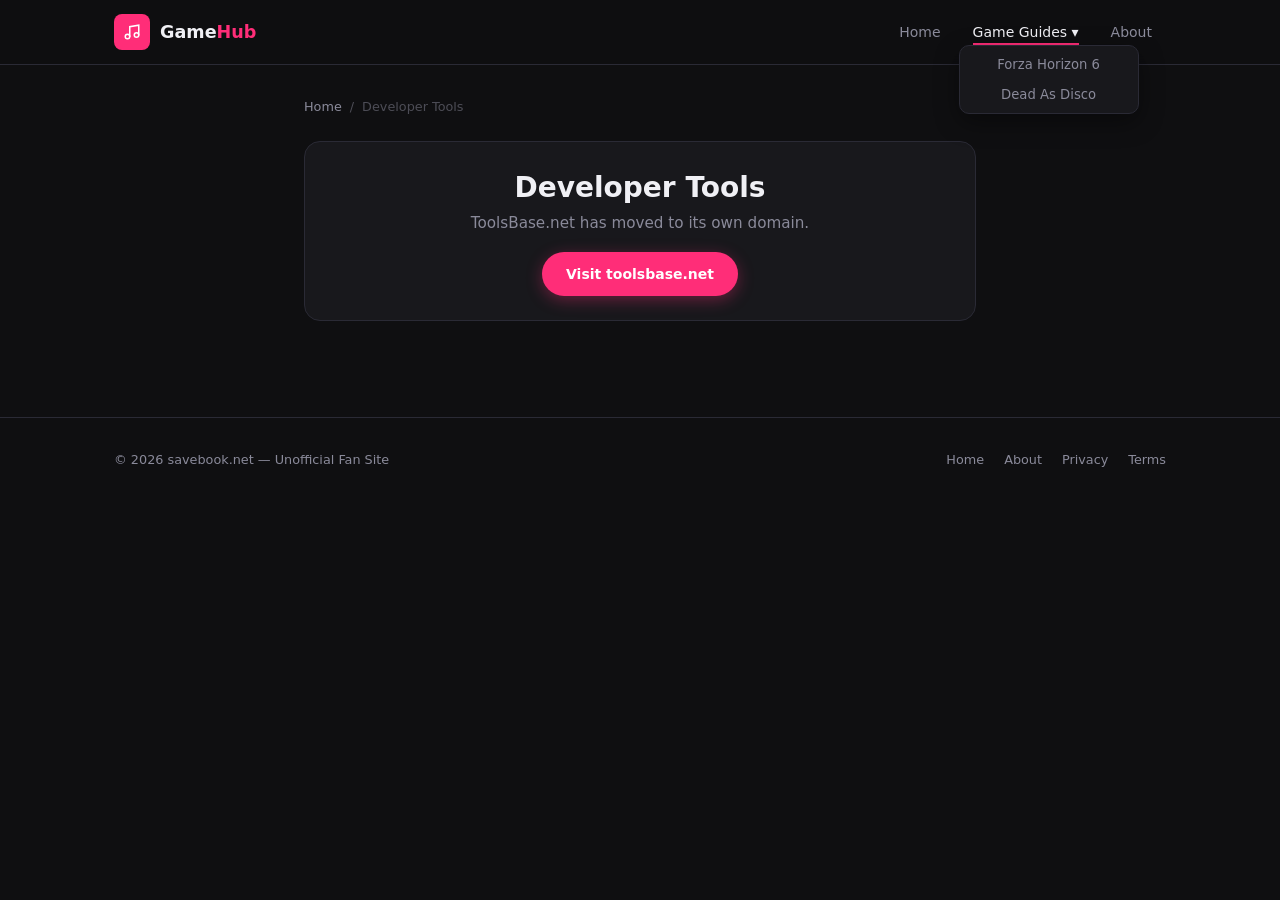
<file: tools.html>
<!DOCTYPE html>
<html lang="en">
<head>
  <meta charset="UTF-8">
  <meta name="viewport" content="width=device-width, initial-scale=1.0">
  <title>Developer Tools — GameHub</title>
  <meta name="description" content="Developer tools for game development and web development.">
  <meta name="keywords" content="developer tools, web development, game development">
  <meta name="author" content="GameHub">
  <meta name="robots" content="index, follow">
  <meta property="og:title" content="Developer Tools — GameHub">
  <meta property="og:description" content="Developer tools for game and web development.">
  <meta property="og:type" content="website">
  <link rel="canonical" href="https://twinstiger.github.io/hub/tools.html">
  <link rel="icon" type="image/svg+xml" href="favicon.svg">
  <link rel="stylesheet" href="css/style.css">
  <script async src="https://pagead2.googlesyndication.com/pagead/js/adsbygoogle.js?client=ca-pub-9420599375364457" crossorigin="anonymous"></script>
</head>
<body>
  <header class="header">
    <div class="header-inner">
      <a href="index.html" class="logo">
        <div class="logo-icon">
          <svg width="18" height="18" viewBox="0 0 24 24" fill="none"><path d="M9 18V5l12-2v13" stroke="#fff" stroke-width="2" stroke-linecap="round"/><circle cx="6" cy="18" r="3" stroke="#fff" stroke-width="2"/><circle cx="18" cy="16" r="3" stroke="#fff" stroke-width="2"/></svg>
        </div>
        <span class="logo-name">Game<span>Hub</span></span>
      </a>
      <nav class="nav-desktop">
        <ul>
          <li><a href="index.html">Home</a></li>
          <li><a href="games/index.html" class="active">Game Guides ▾</a>
            <ul class="dropdown">
              <li><a href="https://fh6.savebook.net" target="_blank" rel="noopener noreferrer">Forza Horizon 6</a></li>
              <li><a href="https://disco.savebook.net" target="_blank" rel="noopener noreferrer">Dead As Disco</a></li>
            </ul>
          </li>
          <li><a href="about.html">About</a></li>
        </ul>
      </nav>
      <button class="hamburger" aria-label="Menu"><span></span><span></span><span></span></button>
    </div>
  </header>
  <main class="main-content">
    <div class="container page-container">
      <div class="breadcrumb"><a href="index.html">Home</a> <span>/</span> <span>Developer Tools</span></div>
      <div class="hub-about tool-page-centered">
        <h1 class="tool-page-title">Developer Tools</h1>
        <p>ToolsBase.net has moved to its own domain.</p>
        <a href="https://toolsbase.net" target="_blank" rel="noopener noreferrer" class="btn-primary">Visit toolsbase.net</a>
      </div>
    </div>
  </main>
  <footer class="footer">
    <div class="container"><div class="footer-bottom"><span class="footer-copy">© 2026 savebook.net — Unofficial Fan Site</span><div class="footer-legal"><a href="index.html">Home</a><a href="about.html">About</a><a href="privacy.html">Privacy</a><a href="terms.html">Terms</a></div></div></div>
  </footer>
  <script src="js/header.js"></script>
</body>
</html>
</file>
<file: css/style.css>
/* ===== HUB CORE ===== */
:root {
  --bg: #0f0f11;
  --bg-card: #18181c;
  --bg-secondary: #1f1f25;
  --border: #2a2a35;
  --text: #f0f0f5;
  --text-muted: #8a8a9a;
  --accent: #ff2d78;
  --accent-2: #8b5cf6;
  --accent-fh6: #e63946;
  --accent-disco: #ff2d78;
  --accent-s2: #00d4aa;
  --radius-sm: 6px;
  --radius-md: 10px;
  --radius-lg: 16px;
  --font-heading: 'Space Grotesk', system-ui, -apple-system, sans-serif;
  --transition: all 150ms;
}
*,*::before,*::after{box-sizing:border-box;margin:0;padding:0}
body{background:var(--bg);color:var(--text);font-family:-apple-system,BlinkMacSystemFont,'Segoe UI',system-ui,sans-serif;line-height:1.6;-webkit-font-smoothing:antialiased;overflow-x:hidden}
a{color:inherit;text-decoration:none}
img{max-width:100%;display:block}
.container{max-width:1100px;margin:0 auto;padding:0 1.5rem}

/* ===== PARTICLES BACKGROUND ===== */
#particles-canvas{position:fixed;top:0;left:0;width:100%;height:100%;pointer-events:none;z-index:0}
.main-content{position:relative;z-index:1}

/* ===== HEADER ===== */
.header{position:sticky;top:0;z-index:100;background:rgba(15,15,17,0.85);backdrop-filter:blur(12px);border-bottom:1px solid var(--border)}
.header-inner{display:flex;align-items:center;gap:2rem;max-width:1100px;margin:0 auto;padding:0.875rem 1.5rem}
.logo{display:flex;align-items:center;gap:0.625rem;text-decoration:none;flex-shrink:0}
.logo-icon{width:36px;height:36px;background:var(--accent);border-radius:8px;display:flex;align-items:center;justify-content:center}
.logo-name{font-family:var(--font-heading);font-size:1.1rem;font-weight:700;color:var(--text)}
.logo-name span{color:var(--accent)}
.nav-desktop{flex:1;display:flex;justify-content:flex-end}
.nav-desktop ul{list-style:none;display:flex;align-items:center;gap:0.25rem}
.nav-desktop li{position:relative}
.nav-desktop a{padding:0.4rem 0.875rem;font-size:0.875rem;font-weight:500;color:var(--text-muted);border-radius:var(--radius-sm);transition:color 200ms, background 200ms;position:relative}
.nav-desktop a::after{content:'';position:absolute;bottom:2px;left:0.875rem;right:0.875rem;height:2px;background:var(--accent);transform:scaleX(0);transform-origin:left;transition:transform 300ms cubic-bezier(0.34,1.56,0.64,1)}
.nav-desktop a:hover{color:var(--text);background:var(--bg-secondary)}
.nav-desktop a:hover::after,.nav-desktop a.active::after{transform:scaleX(1)}
.nav-desktop a.active{color:var(--text)}
.dropdown{position:absolute;top:100%;left:0;min-width:180px;background:var(--bg-card);border:1px solid var(--border);border-radius:var(--radius-md);padding:0.375rem;display:none;flex-direction:column;gap:2px;box-shadow:0 8px 24px rgba(0,0,0,0.4)}
.nav-desktop li:hover .dropdown{display:flex}
.dropdown a{font-size:0.825rem;padding:0.4rem 0.75rem;border-radius:var(--radius-sm);transition:background 200ms}
.dropdown a:hover{background:var(--bg-secondary)}
.hamburger{display:none;flex-direction:column;gap:5px;background:none;border:none;cursor:pointer;padding:0.25rem}
.hamburger span{width:22px;height:2px;background:var(--text);border-radius:2px}

/* ===== FOOTER ===== */
.footer{border-top:1px solid var(--border);margin-top:4rem;padding:2rem 0}
.footer-bottom{display:flex;align-items:center;justify-content:space-between;flex-wrap:wrap;gap:0.75rem}
.footer-copy{font-size:0.8rem;color:var(--text-muted)}
.footer-legal{display:flex;gap:1.25rem}
.footer-legal a{font-size:0.8rem;color:var(--text-muted);transition:var(--transition)}
.footer-legal a:hover{color:var(--text)}

/* ===== HERO ===== */
.hub-hero{display:flex;align-items:center;gap:3rem;padding:4rem 0 3rem;max-width:1100px;margin:0 auto;padding-left:1.5rem;padding-right:1.5rem}
.hero-badge{display:inline-block;font-size:0.7rem;font-weight:700;text-transform:uppercase;letter-spacing:0.1em;color:var(--accent);background:rgba(255,45,120,0.1);border:1px solid rgba(255,45,120,0.25);padding:0.3rem 0.75rem;border-radius:9999px;margin-bottom:1rem;opacity:0;transform:translateY(-20px);animation:entrance-fade 600ms 200ms forwards}
.hero-title{font-family:var(--font-heading);font-size:2.75rem;font-weight:800;line-height:1.1;margin-bottom:1rem;opacity:0;transform:translateY(-20px);animation:entrance-fade 600ms 400ms forwards}
.hero-sub{font-size:1rem;color:var(--text-muted);max-width:440px;line-height:1.7;margin-bottom:1.75rem;opacity:0;transform:translateY(-20px);animation:entrance-fade 600ms 600ms forwards}
.hero-actions{display:flex;gap:0.75rem;flex-wrap:wrap;opacity:0;transform:translateY(-20px);animation:entrance-fade 600ms 800ms forwards}
.btn-primary{display:inline-flex;align-items:center;padding:0.7rem 1.5rem;background:var(--accent);color:#fff;font-weight:700;font-size:0.875rem;border-radius:9999px;transition:var(--transition);box-shadow:0 4px 16px rgba(255,45,120,0.35);position:relative;overflow:hidden}
.btn-primary::before{content:'';position:absolute;inset:0;background:linear-gradient(135deg,transparent,rgba(255,255,255,0.15),transparent);transform:translateX(-100%);transition:transform 400ms}
.btn-primary:hover::before{transform:translateX(100%)}
.btn-primary:hover{opacity:0.88;transform:translateY(-2px);box-shadow:0 8px 24px rgba(255,45,120,0.5)}
.btn-ghost{display:inline-flex;align-items:center;padding:0.7rem 1.5rem;background:transparent;color:var(--text);font-weight:600;font-size:0.875rem;border-radius:9999px;border:1.5px solid var(--border);transition:var(--transition)}
.btn-ghost:hover{border-color:var(--text-muted);color:var(--text)}

/* ===== ENTRANCE ANIMATIONS ===== */
@keyframes entrance-fade{
  to{opacity:1}
}
@keyframes entrance-slide-right{
  from{opacity:0;transform:translateX(40px)}
  to{opacity:1;transform:translateX(0)}
}
@keyframes entrance-scale{
  from{opacity:0;transform:scale(0.8) translateY(20px)}
  to{opacity:1;transform:scale(1) translateY(0)}
}
@keyframes float-up{
  0%,100%{transform:translateY(0)}
  50%{transform:translateY(-6px)}
}
@keyframes shimmer{
  0%{background-position:-200% center}
  100%{background-position:200% center}
}
@keyframes glow-pulse{
  0%,100%{opacity:0.5}
  50%{opacity:1}
}
@keyframes particle-float{
  0%{transform:translateY(100vh) rotate(0deg);opacity:0}
  10%{opacity:0.6}
  90%{opacity:0.6}
  100%{transform:translateY(-10vh) rotate(360deg);opacity:0}
}
@keyframes spin-slow{to{transform:rotate(360deg)}}

/* Fan cards entrance */
.hero-right{opacity:1}
.fan-card{opacity:1}

/* Stats entrance */
.hub-stats{opacity:1}
.stat{opacity:1}
.stat:nth-child(1){animation-delay:1000ms}
.stat:nth-child(2){animation-delay:1100ms}
.stat:nth-child(3){animation-delay:1200ms}

/* Section entrance */
.hub-section{opacity:0;transform:translateY(20px);animation:entrance-fade 600ms forwards}
.hub-section:nth-of-type(1){animation-delay:1300ms}
.hub-section:nth-of-type(2){animation-delay:1500ms}
.hub-section:nth-of-type(3){animation-delay:1700ms}

/* ===== FAN CARD (扇形卡片) ===== */
.hero-fan {
  position: relative;
  width: 420px;
  height: 320px;
  display: flex;
  align-items: flex-end;
  justify-content: center;
}

.fan-card {
  position: absolute;
  width: 200px;
  background: var(--bg-card);
  border: 1px solid var(--border);
  border-radius: 16px;
  overflow: hidden;
  transition: transform 400ms cubic-bezier(0.34,1.56,0.64,1), box-shadow 350ms ease, border-color 350ms, z-index 0s;
  cursor: pointer;
  text-decoration: none;
  display: block;
  transform-style: preserve-3d;
  perspective: 900px;
  background: linear-gradient(145deg, #1e1e24, #141418);
  box-shadow: 0 8px 32px rgba(0,0,0,0.5), 0 2px 8px rgba(0,0,0,0.3);
}

.fan-card:hover { z-index: 10; }

.fan-card--1 {
  bottom: 0; left: 0;
  transform-origin: bottom center;
  transform: rotate(-16deg) translateY(16px);
  z-index: 3;
}
.fan-card--2 {
  bottom: 0; left: 50%;
  transform-origin: bottom center;
  transform: translateX(-50%) rotate(0deg) translateY(16px);
  z-index: 4;
}
.fan-card--3 {
  bottom: 0; right: 0;
  transform-origin: bottom center;
  transform: rotate(16deg) translateY(16px);
  z-index: 3;
}

.fan-card img.hc-img {
  width: 100%;
  height: 150px;
  object-fit: cover;
  display: block;
  transition: transform 400ms ease, filter 300ms ease;
  filter: saturate(0.85) brightness(0.9);
}
.fan-card:hover img.hc-img {
  transform: scale(1.06);
  filter: saturate(1.1) brightness(1);
}

.hc-body {
  padding: 1rem 1.125rem 1.125rem;
  display: flex;
  flex-direction: column;
  gap: 0.3rem;
}

.hc-tag {
  display: inline-flex;
  align-items: center;
  gap: 0.35rem;
  font-size: 0.6rem;
  font-weight: 700;
  text-transform: uppercase;
  letter-spacing: 0.1em;
  padding: 0.25rem 0.6rem;
  border-radius: 9999px;
  margin-bottom: 0.2rem;
  border: 1px solid;
}
.hc-tag::before {
  content: '';
  width: 5px; height: 5px;
  border-radius: 50%;
  background: currentColor;
}
.fan-card--1 .hc-tag { color: #e63946; border-color: rgba(230,57,70,0.3); background: rgba(230,57,70,0.1); }
.fan-card--2 .hc-tag { color: #ff2d78; border-color: rgba(255,45,120,0.3); background: rgba(255,45,120,0.1); }
.fan-card--3 .hc-tag { color: #00d4aa; border-color: rgba(0,212,170,0.3); background: rgba(0,212,170,0.1); }

.hc-title {
  font-family: var(--font-heading);
  font-size: 0.95rem;
  font-weight: 800;
  color: var(--text);
  line-height: 1.2;
}
.hc-desc {
  font-size: 0.72rem;
  color: var(--text-muted);
  line-height: 1.5;
}

/* Fan card glow on hover */
.fan-card--1::before,
.fan-card--2::before,
.fan-card--3::before {
  content: '';
  position: absolute;
  inset: -2px;
  border-radius: 18px;
  opacity: 0;
  transition: opacity 350ms;
  z-index: -1;
}
.fan-card--1::before {
  background: linear-gradient(135deg, rgba(230,57,70,0.4), transparent 60%);
  filter: blur(8px);
}
.fan-card--2::before {
  background: linear-gradient(135deg, rgba(255,45,120,0.4), transparent 60%);
  filter: blur(8px);
}
.fan-card--3::before {
  background: linear-gradient(135deg, rgba(0,212,170,0.4), transparent 60%);
  filter: blur(8px);
}
.fan-card:hover::before { opacity: 1; }

/* Hover: 展开扇形 + glow */
.hero-fan:hover .fan-card--1 {
  transform: rotate(-26deg) translateY(-28px) translateX(-18px);
  box-shadow: 0 0 40px rgba(230,57,70,0.35), 0 24px 60px rgba(0,0,0,0.65);
  border-color: rgba(230,57,70,0.4);
}
.hero-fan:hover .fan-card--2 {
  transform: translateX(-50%) rotate(0deg) translateY(-38px) scale(1.08);
  box-shadow: 0 0 50px rgba(255,45,120,0.4), 0 28px 70px rgba(0,0,0,0.7);
  border-color: rgba(255,45,120,0.4);
}
.hero-fan:hover .fan-card--3 {
  transform: rotate(26deg) translateY(-28px) translateX(18px);
  box-shadow: 0 0 40px rgba(0,212,170,0.35), 0 24px 60px rgba(0,0,0,0.65);
  border-color: rgba(0,212,170,0.4);
}

/* Idle animation: 轻微摇动 */
@keyframes fan-idle {
  0%, 100% { transform: rotate(-18deg) translateY(20px); }
  50% { transform: rotate(-14deg) translateY(18px); }
}
@keyframes fan-idle-2 {
  0%, 100% { transform: translateX(-50%) rotate(0deg) translateY(20px); }
  50% { transform: translateX(-50%) rotate(0deg) translateY(16px); }
}
@keyframes fan-idle-3 {
  0%, 100% { transform: rotate(18deg) translateY(20px); }
  50% { transform: rotate(14deg) translateY(18px); }
}
.hero-fan:not(:hover) .fan-card--1 { animation: fan-idle 4s ease-in-out infinite; }
.hero-fan:not(:hover) .fan-card--2 { animation: fan-idle-2 4s ease-in-out infinite; }
.hero-fan:not(:hover) .fan-card--3 { animation: fan-idle-3 4s ease-in-out infinite; }

/* ===== STATS BAR ===== */
.hub-stats{display:flex;gap:0;max-width:1100px;margin:0 auto 3rem;padding:0 1.5rem;border-top:1px solid var(--border);border-bottom:1px solid var(--border);background:var(--bg-card)}
.stat{flex:1;padding:1.25rem;text-align:center;border-right:1px solid var(--border);position:relative;overflow:hidden}
.stat:last-child{border-right:none}
.stat::before{content:'';position:absolute;top:0;left:-100%;width:100%;height:100%;background:linear-gradient(90deg,transparent,rgba(255,255,255,0.03),transparent);animation:shimmer 3s infinite}
.stat-num{font-family:var(--font-heading);font-size:1.75rem;font-weight:800;color:var(--accent);transition:color 300ms}
.stat:hover .stat-num{color:var(--text)}
.stat-label{font-size:0.75rem;color:var(--text-muted);font-weight:600;text-transform:uppercase;letter-spacing:0.06em;margin-top:0.125rem}

/* ===== SECTIONS ===== */
.hub-section{max-width:1100px;margin:0 auto;padding:0 1.5rem 3rem}
.section-header{display:flex;align-items:baseline;justify-content:space-between;margin-bottom:1.25rem;padding-bottom:0.875rem;border-bottom:1px solid var(--border)}
.section-title{font-family:var(--font-heading);font-size:1.25rem;font-weight:800}
.section-more{font-size:0.825rem;font-weight:600;color:var(--text-muted);transition:var(--transition)}
.section-more:hover{color:var(--text)}

/* ===== GAME GRID ===== */
.game-grid{display:grid;grid-template-columns:repeat(auto-fill,minmax(280px,1fr));gap:1rem}
.game-card{background:var(--bg-card);border:1px solid var(--border);border-radius:var(--radius-lg);overflow:hidden;transition:transform 300ms cubic-bezier(0.34,1.56,0.64,1), box-shadow 300ms, border-color 300ms;display:flex;flex-direction:column;cursor:pointer;text-decoration:none;transform-style:preserve-3d;perspective:1000px}
.game-card:hover{transform:translateY(-6px);border-color:var(--accent);box-shadow:0 16px 48px rgba(0,0,0,0.5)}
.gc-visual{height:140px;position:relative;overflow:hidden}
.gc-visual--fh6{background:linear-gradient(135deg,#1a1a2e 0%,#16213e 50%,#0f3460 100%)}
.gc-visual--dad{background:linear-gradient(135deg,#1a0015 0%,#2d0040 50%,#0a0015 100%)}
.gc-visual--empty{background:var(--bg-secondary);display:flex;align-items:center;justify-content:center}
.gc-visual--s2{background:linear-gradient(135deg,#0a1628 0%,#0f2a4a 50%,#0a1628 100%)}
.gc-badge--s2{color:#00d4aa;background:rgba(0,212,170,0.1);border-color:rgba(0,212,170,0.25)}
.gc-bg-img{position:absolute;inset:0;width:100%;height:100%;object-fit:cover;z-index:0;transition:transform 400ms}
.game-card:hover .gc-bg-img{transform:scale(1.1)}
.gc-overlay{position:absolute;inset:0;background:linear-gradient(to top,rgba(0,0,0,0.65) 0%,rgba(0,0,0,0.15) 60%,transparent 100%);z-index:1}
.gc-logo{position:absolute;bottom:0.75rem;right:0.75rem;z-index:2;transition:transform 300ms cubic-bezier(0.34,1.56,0.64,1)}
.game-card:hover .gc-logo{transform:scale(1.2) rotate(-5deg)}
.gc-body{padding:1rem;flex:1;display:flex;flex-direction:column;gap:0.375rem}
.gc-top{display:flex;align-items:center;justify-content:space-between;gap:0.5rem}
.gc-site{font-size:0.65rem;color:var(--text-muted);font-weight:500}
.gc-badge{display:inline-block;font-size:0.6rem;font-weight:700;color:var(--accent);background:rgba(255,45,120,0.1);border:1px solid rgba(255,45,120,0.2);padding:0.15rem 0.4rem;border-radius:9999px;text-transform:uppercase;letter-spacing:0.04em}
.gc-badge--soon{color:var(--text-muted);background:var(--bg-secondary);border-color:var(--border)}
.gc-title{font-family:var(--font-heading);font-size:1rem;font-weight:800}
.gc-desc{font-size:0.8rem;color:var(--text-muted);line-height:1.55;flex:1}
.gc-links{display:flex;flex-wrap:wrap;gap:0.375rem;margin-top:0.5rem}
.gc-link-item{font-size:0.68rem;font-weight:600;color:var(--text-muted);background:var(--bg-secondary);border:1px solid var(--border);padding:0.2rem 0.5rem;border-radius:9999px;transition:all 200ms}
.game-card:hover .gc-link-item{background:var(--accent);color:#fff;border-color:var(--accent)}

/* Game card float breathing */
@keyframes card-breathe{
  0%,100%{transform:translateY(0)}
  50%{transform:translateY(-4px)}
}
.game-card{animation:card-breathe 5s ease-in-out infinite}
.game-card:nth-child(2){animation-delay:0.5s}
.game-card:nth-child(3){animation-delay:1s}
.game-card:hover{animation:none}

/* ===== TOOLS CARD ===== */
.tools-card{background:var(--bg-card);border:1px solid var(--border);border-radius:var(--radius-lg);padding:1.25rem;display:flex;align-items:center;gap:1.5rem;transition:var(--transition);text-decoration:none;max-width:100%}
.tools-card:hover{transform:translateY(-2px);border-color:var(--border);box-shadow:0 8px 24px rgba(0,0,0,0.3)}
.tools-card-left{display:flex;align-items:center;gap:1rem;flex:1;min-width:0}
.tools-icon{width:48px;height:48px;background:var(--accent);border-radius:var(--radius-md);display:flex;align-items:center;justify-content:center;flex-shrink:0}
.tools-info{flex:1;min-width:0;display:flex;flex-direction:column;gap:0.3rem}
.tools-top{display:flex;align-items:center;gap:0.5rem}
.tools-site{font-size:0.65rem;color:var(--text-muted)}
.tools-count{font-family:var(--font-heading);font-size:2rem;font-weight:800;color:var(--accent);line-height:1}
.tools-count-label{font-size:0.7rem;color:var(--text-muted);font-weight:600;text-transform:uppercase;letter-spacing:0.06em}

/* ===== ABOUT ===== */
.hub-about{background:var(--bg-card);border:1px solid var(--border);border-radius:var(--radius-lg);padding:1.5rem}
.about-body{display:flex;flex-direction:column;gap:0.75rem}
.about-body p{font-size:0.875rem;color:var(--text-muted);line-height:1.7}
.about-body a{color:var(--accent);font-weight:600}
.about-body a:hover{opacity:0.8}
.breadcrumb{display:flex;align-items:center;gap:0.5rem;font-size:0.8rem;color:var(--text-muted);margin-bottom:1.5rem}
.breadcrumb a{color:var(--text-muted);transition:var(--transition)}
.breadcrumb a:hover{color:var(--text)}
.breadcrumb span{opacity:0.5}
.tool-page-title{font-family:var(--font-heading);font-size:1.75rem;font-weight:800}
.tool-page-header{margin-bottom:2.5rem}
.tool-page-centered{text-align:center}
.tool-page-centered p{font-size:0.95rem;color:var(--text-muted);margin-bottom:1rem}
.page-container{max-width:720px;padding:2rem 1.5rem}

/* ===== UNIFIED CAROUSEL ===== */
.unified-carousel { margin: 1.5rem 0; position: relative; overflow:hidden }
.carousel-track { display: flex; gap: 0.75rem; overflow-x: auto; scroll-snap-type: x mandatory; -webkit-overflow-scrolling: touch; scrollbar-width: none; scroll-behavior: smooth; }
.carousel-track::-webkit-scrollbar { display: none; }
.carousel-item { flex: 0 0 calc(33.333% - 0.5rem); scroll-snap-align: start; border-radius: 10px; overflow: hidden; position: relative; aspect-ratio: 16/9; transition: transform 400ms cubic-bezier(0.34,1.56,0.64,1), opacity 400ms; }
.carousel-item a { display: block; width: 100%; height: 100%; text-decoration: none; }
.carousel-item img { width: 100%; height: 100%; object-fit: cover; display: block; transition: transform 400ms ease, filter 400ms; }
.carousel-item:hover img { transform: scale(1.08); filter: brightness(1.1); }
.carousel-item.transitioning { transform: scale(0.92); opacity: 0; }
.carousel-caption { position: absolute; bottom: 0; left: 0; right: 0; padding: 2rem 1rem 0.875rem; background: linear-gradient(to top,rgba(0,0,0,0.85) 0%,rgba(0,0,0,0.2) 70%,transparent 100%); font-size: 0.85rem; font-weight: 600; color: #fff; display: flex; flex-direction: column; gap: 0.2rem; }
.carousel-game-label { display: inline-block; font-size: 0.6rem; font-weight: 700; text-transform: uppercase; letter-spacing: 0.08em; color: var(--game-color); }
.carousel-controls { display: flex; align-items: center; justify-content: center; gap: 1rem; margin-top: 0.875rem; }
.carousel-btn { width: 36px; height: 36px; border-radius: 50%; background: var(--bg-card); border: 1px solid var(--border); color: var(--text-muted); display: flex; align-items: center; justify-content: center; cursor: pointer; transition: all 200ms; flex-shrink: 0; }
.carousel-btn:hover { background: var(--accent); color: #fff; border-color: var(--accent); transform: scale(1.1); }
.carousel-btn:active{transform:scale(0.95)}
.carousel-dots { display: flex; gap: 0.375rem; align-items: center; }
.carousel-dot { width: 8px; height: 8px; border-radius: 50%; background: var(--border); cursor: pointer; transition: all 300ms cubic-bezier(0.34,1.56,0.64,1); }
.carousel-dot.active { background: var(--accent); width: 24px; border-radius: 4px; }

/* ===== RESPONSIVE ===== */
@media(max-width:768px){
  .hub-hero{flex-direction:column;padding:2.5rem 1.5rem 2rem;gap:2rem}
  .hero-title{font-size:2rem}
  .hero-right{display:none}
  .stat-num{font-size:1.25rem}
  .game-grid{grid-template-columns:1fr}
  .hub-stats{flex-wrap:wrap}
  .wiki-flow{grid-template-columns:1fr 1fr}
  .info-grid{grid-template-columns:1fr}
  .wiki-news-grid{grid-template-columns:1fr}
  .nav-desktop{display:none}
  .hamburger{display:flex}
  .nav-mobile{display:none;position:fixed;top:65px;left:0;right:0;bottom:0;background:var(--bg);z-index:99;overflow-y:auto}
  .nav-mobile.active{display:block}
  .nav-mobile ul{list-style:none;max-width:1100px;margin:0 auto;padding:1rem 1.5rem;display:flex;flex-direction:column;gap:0.25rem}
  .nav-mobile a{padding:0.75rem 1rem;font-size:1rem;font-weight:500;color:var(--text-muted);border-radius:var(--radius-sm);display:block;transition:var(--transition)}
  .nav-mobile a:hover,.nav-mobile a.active{color:var(--text);background:var(--bg-secondary)}
  .mobile-dropdown ul{display:none;padding-left:1rem}
  .mobile-dropdown.active ul{display:flex}
  .mobile-dropdown>a::after{content:' ▾';font-size:0.75rem;opacity:0.5;float:right;line-height:1.4}
}

@media(max-width:900px){
  .carousel-item{ flex: 0 0 calc(50% - 0.375rem); }
}
@media(max-width:600px){
  .carousel-item{ flex: 0 0 calc(100% - 0.75rem); }
}

/* ===== WIKI FLOW STEPS (4-col step cards) ===== */
.wiki-flow {
  display: grid;
  grid-template-columns: repeat(4, 1fr);
  gap: 0.75rem;
}
.wiki-flow-step {
  background: var(--bg-card);
  border: 1px solid var(--border);
  border-radius: var(--radius-md);
  padding: 1.25rem 1rem;
  text-align: center;
  transition: border-color 300ms, transform 300ms;
}
.wiki-flow-step:hover {
  border-color: var(--accent);
  transform: translateY(-3px);
}
.wiki-flow-num {
  display: inline-flex;
  align-items: center;
  justify-content: center;
  width: 32px;
  height: 32px;
  background: var(--accent);
  color: #0f0f11;
  border-radius: 50%;
  font-size: 0.8rem;
  font-weight: 900;
  margin-bottom: 0.75rem;
}
.wiki-flow-step--fh6 .wiki-flow-num { background: var(--accent-fh6); }
.wiki-flow-step--dad .wiki-flow-num { background: var(--accent-disco); }
.wiki-flow-step--s2 .wiki-flow-num { background: var(--accent-s2); }
.wiki-flow-title {
  font-family: var(--font-heading);
  font-size: 0.85rem;
  font-weight: 700;
  margin-bottom: 0.375rem;
}
.wiki-flow-desc { font-size: 0.72rem; color: var(--text-muted); line-height: 1.5; }

/* ===== INFO CARD GRID (3-col feature cards) ===== */
.info-grid {
  display: grid;
  grid-template-columns: repeat(3, 1fr);
  gap: 1rem;
}
.info-card {
  background: var(--bg-card);
  border: 1px solid var(--border);
  border-radius: var(--radius-md);
  padding: 1.25rem;
  transition: border-color 300ms, transform 200ms;
  border-left: 3px solid var(--accent);
}
.info-card:hover { transform: translateY(-3px); border-color: var(--accent); border-left-color: var(--accent); }
.info-card--fh6 { border-left-color: var(--accent-fh6); }
.info-card--dad { border-left-color: var(--accent-disco); }
.info-card--s2 { border-left-color: var(--accent-s2); }
.info-card__icon { font-size: 1.75rem; margin-bottom: 0.75rem; }
.info-card__title { font-family: var(--font-heading); font-size: 0.9rem; font-weight: 700; margin-bottom: 0.375rem; }
.info-card__desc { font-size: 0.78rem; color: var(--text-muted); line-height: 1.55; }

/* ===== WIKI HERO STATS (horizontal stat row) ===== */
.wiki-hero-stats {
  display: flex;
  gap: 1rem;
  flex-wrap: wrap;
}
.wiki-stat {
  background: var(--bg-card);
  border: 1px solid var(--border);
  border-radius: var(--radius-md);
  padding: 0.875rem 1.25rem;
  text-align: center;
  min-width: 100px;
  transition: border-color 200ms, transform 200ms;
}
.wiki-stat:hover { border-color: var(--accent); transform: translateY(-2px); }
.wiki-stat-num { font-family: var(--font-heading); font-size: 1.4rem; font-weight: 800; color: var(--accent); }
.wiki-stat--fh6 .wiki-stat-num { color: var(--accent-fh6); }
.wiki-stat--dad .wiki-stat-num { color: var(--accent-disco); }
.wiki-stat--s2 .wiki-stat-num { color: var(--accent-s2); }
.wiki-stat-label { font-size: 0.65rem; color: var(--text-muted); text-transform: uppercase; letter-spacing: 0.08em; margin-top: 0.125rem; }

/* ===== WIKI NEWS CARD (date+title list) ===== */
.wiki-news-grid {
  display: grid;
  grid-template-columns: repeat(2, 1fr);
  gap: 0.75rem;
}
.wiki-news-card {
  background: var(--bg-card);
  border: 1px solid var(--border);
  border-radius: var(--radius-md);
  padding: 1rem 1.25rem;
  display: flex;
  flex-direction: column;
  gap: 0.25rem;
  transition: border-color 300ms, transform 200ms;
  text-decoration: none;
}
.wiki-news-card:hover { border-color: var(--accent); transform: translateX(4px); }
.wiki-news-date { font-size: 0.65rem; color: var(--text-muted); text-transform: uppercase; letter-spacing: 0.06em; }
.wiki-news-game {
  display: inline-block;
  font-size: 0.55rem;
  font-weight: 700;
  text-transform: uppercase;
  letter-spacing: 0.1em;
  padding: 0.15rem 0.5rem;
  border-radius: 9999px;
  width: fit-content;
  margin-bottom: 0.25rem;
}
.wiki-news-game--fh6 { background: rgba(230,57,70,0.15); color: #e63946; border: 1px solid rgba(230,57,70,0.3); }
.wiki-news-game--dad { background: rgba(255,45,120,0.15); color: #ff2d78; border: 1px solid rgba(255,45,120,0.3); }
.wiki-news-game--s2 { background: rgba(0,212,170,0.15); color: #00d4aa; border: 1px solid rgba(0,212,170,0.3); }
.wiki-news-title { font-family: var(--font-heading); font-size: 0.825rem; font-weight: 600; color: var(--text); line-height: 1.35; }
.wiki-news-card:hover .wiki-news-title { color: var(--accent); }
.wiki-news-arrow { color: var(--text-muted); margin-left: auto; flex-shrink: 0; transition: transform 200ms, color 200ms; }
.wiki-news-card:hover .wiki-news-arrow { transform: translateX(3px); color: var(--accent); }

/* ===== TILT 3D EFFECT (applied via JS) ===== */
.tilt-3d{transform-style:preserve-3d;transition:transform 100ms linear}
</file>
